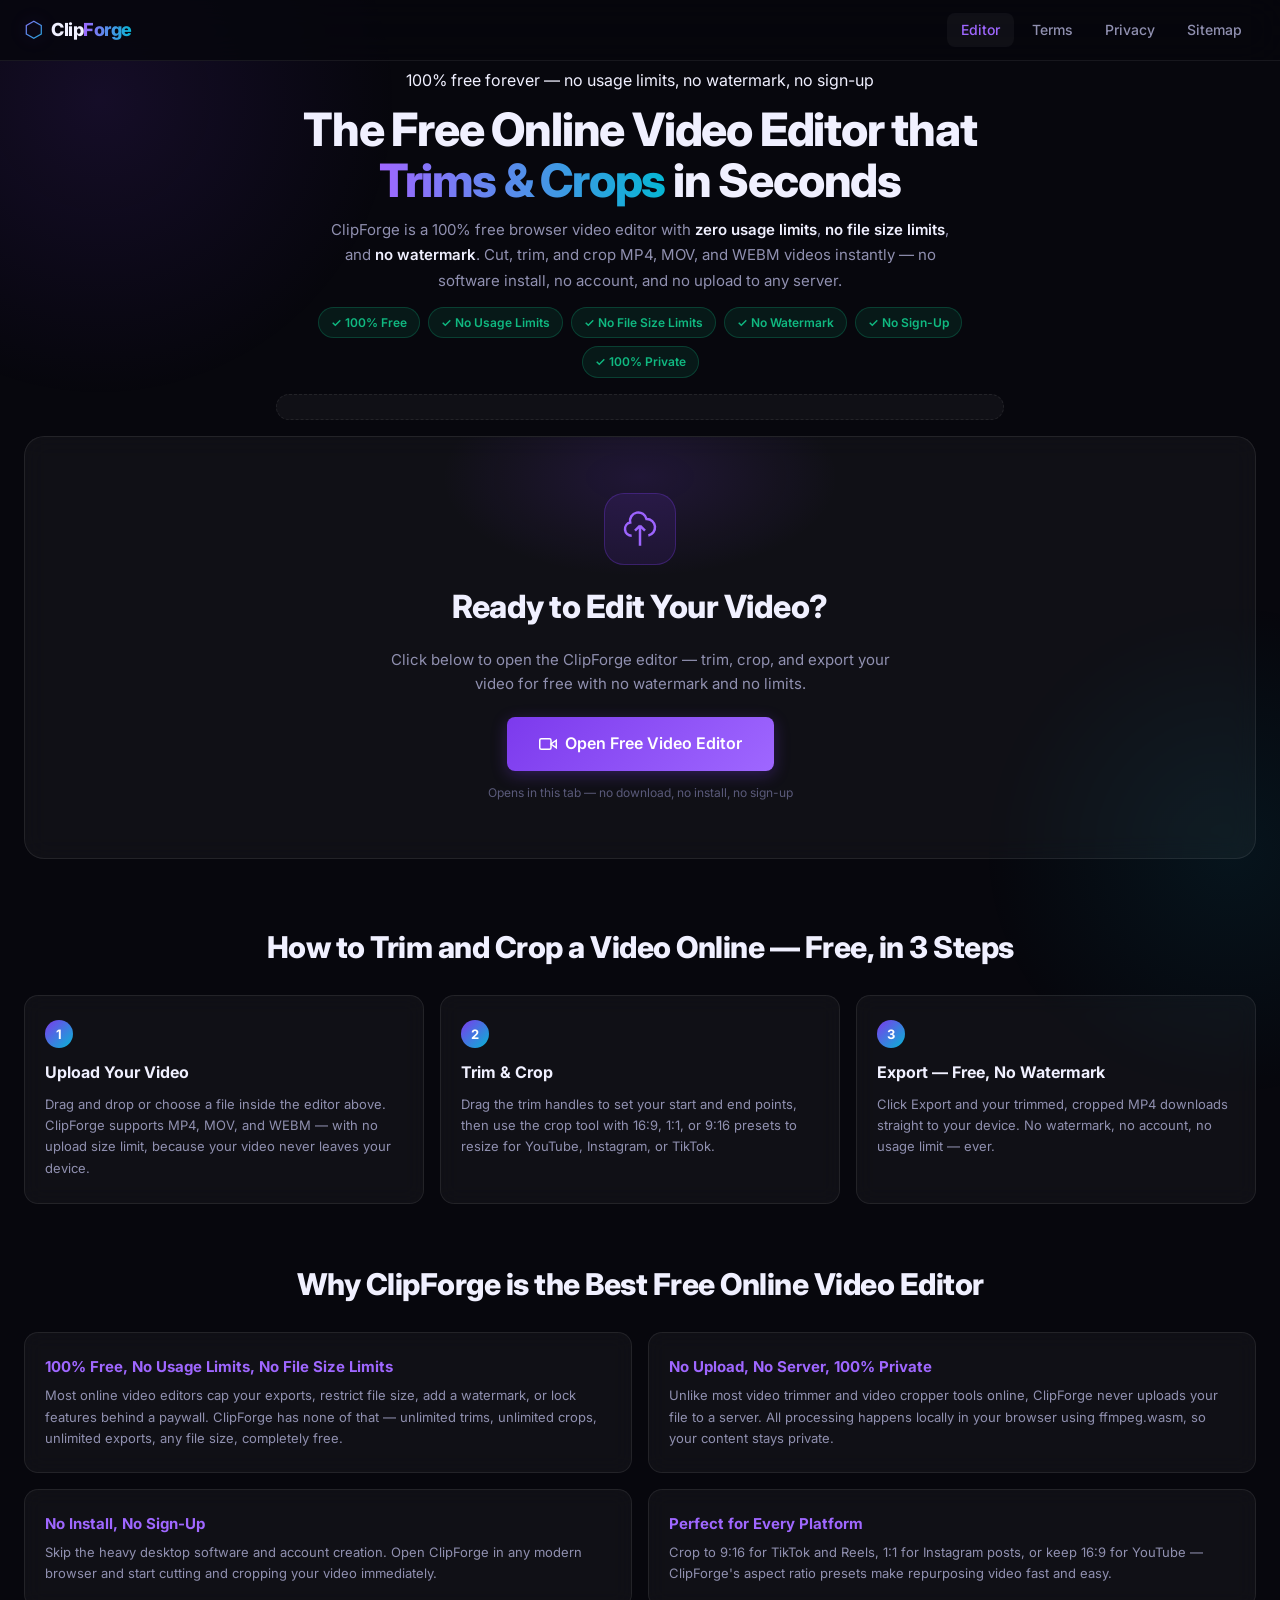
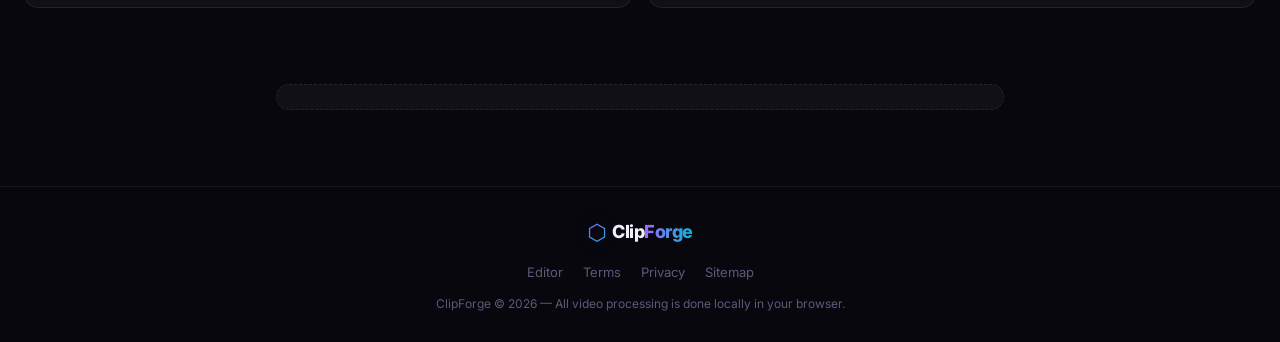
<file: index.html>
<!DOCTYPE html>
<html lang="en">
<head>
  <meta charset="UTF-8" />
  <meta name="viewport" content="width=device-width, initial-scale=1.0" />
  <title>ClipForge — Free Online Video Editor | Trim & Crop Video, No Watermark, No Limits</title>
  <meta name="description" content="ClipForge is a 100% free online video editor with no usage limits, no file size limits, and no watermark. Trim, cut, and crop MP4, MOV & WEBM videos instantly in your browser — no sign up, no upload to any server, no software install." />
  <meta name="keywords" content="free online video editor, video trimmer online, video cropper online, cut video online free, crop video online, trim video no watermark, browser video editor, no download video editor, free video editor no limits, no file size limit video editor, mp4 trimmer online, vertical video cropper, 9:16 video crop" />
  <meta name="robots" content="index, follow" />
  <link rel="canonical" href="https://clipforge.app/" />

  <meta property="og:type" content="website" />
  <meta property="og:url" content="https://clipforge.app/" />
  <meta property="og:title" content="ClipForge — Free Online Video Editor (No Watermark, No Limits)" />
  <meta property="og:description" content="Trim and crop videos online for free, with zero usage limits and no watermark. 100% browser-based — your files never leave your device." />

  <meta name="twitter:card" content="summary_large_image" />
  <meta name="twitter:title" content="ClipForge — Free Online Video Editor (No Watermark, No Limits)" />
  <meta name="twitter:description" content="Trim and crop videos online for free, with zero usage limits and no watermark. 100% browser-based." />

  <link rel="preconnect" href="https://fonts.googleapis.com" />
  <link rel="preconnect" href="https://fonts.gstatic.com" crossorigin />
  <link href="https://fonts.googleapis.com/css2?family=Inter:wght@300;400;500;600;700;800;900&display=swap" rel="stylesheet" />
  <link rel="stylesheet" href="css/style.css" />

  <script type="application/ld+json">
  {
    "@context": "https://schema.org",
    "@type": "SoftwareApplication",
    "name": "ClipForge",
    "applicationCategory": "MultimediaApplication",
    "operatingSystem": "Any (runs in web browser)",
    "url": "https://clipforge.app/",
    "description": "100% free browser-based video editor. Trim and crop MP4, MOV, WEBM with no watermark, no limits, no uploads.",
    "offers": { "@type": "Offer", "price": "0", "priceCurrency": "USD" },
    "featureList": [
      "Free video trimming with no usage limits",
      "No file size limits on uploads or exports",
      "Interactive video cropping with 16:9, 1:1, 9:16 aspect ratio presets",
      "No watermark on exported videos",
      "100% browser-based — no server uploads",
      "No account or sign-up required"
    ]
  }
  </script>

  <style>
  
    /* Landing-page specific layout */
    .editor-cta-wrap {
      max-width: 1280px;
      margin: 0 auto;
      padding: 0 24px;
      position: relative;
      z-index: 1;
    }
    .editor-cta-box {
      background: var(--glass);
      border: 1px solid var(--glass-border);
      border-radius: var(--radius-lg);
      padding: 56px 40px;
      display: flex;
      flex-direction: column;
      align-items: center;
      text-align: center;
      gap: 16px;
      backdrop-filter: blur(12px);
      position: relative;
      overflow: hidden;
    }
    .editor-cta-box::before {
      content: '';
      position: absolute;
      top: -60px; left: 50%; transform: translateX(-50%);
      width: 400px; height: 200px;
      background: radial-gradient(ellipse, rgba(124,58,237,0.15) 0%, transparent 70%);
      pointer-events: none;
    }
    .editor-cta-icon {
      width: 72px; height: 72px;
      background: rgba(124,58,237,0.12);
      border: 1px solid rgba(124,58,237,0.3);
      border-radius: 20px;
      display: flex;
      align-items: center;
      justify-content: center;
      color: var(--primary-light);
    }
    .editor-cta-title {
      font-size: clamp(22px, 3vw, 32px);
      font-weight: 800;
      letter-spacing: -0.5px;
    }
    .editor-cta-sub {
      font-size: 15px;
      color: var(--text2);
      max-width: 520px;
      line-height: 1.65;
    }
    .editor-cta-btn {
      font-size: 16px;
      padding: 14px 32px;
      margin-top: 4px;
    }
    .editor-cta-note {
      font-size: 12px;
      color: var(--text3);
      margin-top: -4px;
    }
    @media (max-width: 640px) {
      .editor-cta-box { padding: 40px 24px; }
    }

    .fixed-banner-right {
      position: fixed; /* Ovo ga lepi za ekran, ne za stranicu */
      top: 100px;      /* Odmak od vrha ekrana */
      right: 20px;     /* Odmak od desne ivice */
      z-index: 9999;   /* Da uvek bude iznad sadržaja */
    }
    /* OVO JE KLJUČNO: Sakrij baner na mobilnom da ne smeta */
    @media only screen and (max-width: 1024px) {
      .fixed-banner-right {
        display: none;
      }
    }
	.fixed-banner-left {
    position: fixed; /* Го лепи за екран */
    top: 100px;      /* Ист одмак од врвот */
    left: 20px;      /* Одмак од ЛЕВАТА ивица */
    z-index: 9999;   /* Да биде над содржината */
}

/* Го криеме и левиот на мобилен */
@media only screen and (max-width: 1024px) {
    .fixed-banner-left {
        display: none;
    }
}
.fixed-banner-bottom {
    position: fixed;
    bottom: 10px;        /* 10 пиксели оддалеченост од самото дно на екранот */
    left: 50%;           /* Го носи почетокот на банерот точно на средина */
    transform: translateX(-50%); /* Го влече назад за половина од неговата должина за да биде совршено центриран */
    z-index: 9999;       /* Да се гледа секогаш најгоре над содржината */
    display: flex;
    justify-content: center;
}

    /* Ad Slots */
    .ad-slot {
      max-width: 1280px;
      margin: 0 auto;
      padding: 16px 24px;
      display: flex;
      justify-content: center;
    }

    .ad-slot-inner {
      background: var(--glass);
      border: 1px dashed var(--glass-border);
      border-radius: var(--radius);
      width: 100%;
      max-width: 728px;
      overflow: hidden;
      display: block;
      text-align: center;
      height: auto;        
      padding: 12px 0;    
    }

    /* PODRAZUMEVANO (Desktop): Prikaži desktop, sakrij mobilni */
    .desktop-banner {
      display: block !important;
    }
    .mobile-banner { 
      display: none !important; 
    }

    /* MOBILNI REŽIM: Kada je ekran manji od 768px */
    @media (max-width: 768px) {
      .desktop-banner { 
        display: none !important; 
      }
      .mobile-banner { 
        display: block !important; 
        margin: 0 auto; 
      }
      .ad-slot-inner {
        max-width: 320px;
        padding: 5px 0;
      }
    }

    @media (max-width: 768px) {
      .editor-frame { height: 100svh; border-radius: 0; border-left: none; border-right: none; }
      .editor-frame-wrap { padding: 8px 0 0; }
    }
  </style>
</head>
<body>

  <!-- DESKTOP SKYSCRAPER BANNER (RIGHT SIDEBAR) -->
  <div class="fixed-banner-right">
    <!-- Ovde ubaci Adsterra baner kod (npr. 300x250) -->
	<script>
  atOptions = {
    'key' : 'f83edbdafdfc06a09e4073273fb32715',
    'format' : 'iframe',
    'height' : 300,
    'width' : 160,
    'params' : {}
  };
</script>
<script src="https://globalimmaturelunatic.com/f83edbdafdfc06a09e4073273fb32715/invoke.js"></script>

    <div id="adsterra-banner"> </div>
</div>

<div class="fixed-banner-left">
    <!-- Ovde ubaci Adsterra baner kod (npr. 300x250) --> 
	<script>
  atOptions = {
    'key' : 'd4d12f340b17d700e2cd54e6b10710d8',
    'format' : 'iframe',
    'height' : 600,
    'width' : 160,
    'params' : {}
  };
</script>
<script src="https://globalimmaturelunatic.com/d4d12f340b17d700e2cd54e6b10710d8/invoke.js"></script>

    <div id="adsterra-banner"> </div>
</div>

  <!-- NAV -->
  <nav class="navbar" id="navbar">
    <div class="nav-inner">
      <a href="index.html" class="nav-logo">
        <span class="logo-icon">⬡</span>
        <span class="logo-text">Clip<span class="logo-accent">Forge</span></span>
      </a>
      <div class="nav-links">
        <a href="index.html" class="nav-link active">Editor</a>
        <a href="pages/terms.html" class="nav-link">Terms</a>
        <a href="pages/privacy.html" class="nav-link">Privacy</a>
        <a href="pages/sitemap.html" class="nav-link">Sitemap</a>
      </div>
      <button class="nav-mobile-toggle" id="mobileToggle" aria-label="Menu">
        <span></span><span></span><span></span>
      </button>
    </div>
    <div class="nav-mobile-menu" id="mobileMenu">
      <a href="index.html" class="nav-link active">Editor</a>
      <a href="pages/terms.html" class="nav-link">Terms</a>
      <a href="pages/privacy.html" class="nav-link">Privacy</a>
      <a href="pages/sitemap.html" class="nav-link">Sitemap</a>
    </div>
  </nav>

  <!-- HERO -->
  <div class="hero-wrap">
    <div class="hero-content">
      <div class="hero-badge">
        <span class="badge-dot"></span>
        100% free forever — no usage limits, no watermark, no sign-up
      </div>
      <h1 class="hero-h1">
        The Free Online Video Editor that <span class="hero-accent-text">Trims &amp; Crops</span> in Seconds
      </h1>
      <p class="hero-sub">
        ClipForge is a 100% free browser video editor with <strong>zero usage limits</strong>, <strong>no file size limits</strong>, and <strong>no watermark</strong>.
        Cut, trim, and crop MP4, MOV, and WEBM videos instantly — no software install, no account, and no upload to any server.
      </p>
      <div class="hero-pills">
        <span class="hero-pill">✓ 100% Free</span>
        <span class="hero-pill">✓ No Usage Limits</span>
        <span class="hero-pill">✓ No File Size Limits</span>
        <span class="hero-pill">✓ No Watermark</span>
        <span class="hero-pill">✓ No Sign-Up</span>
        <span class="hero-pill">✓ 100% Private</span>
      </div>
    </div>
  </div>

  <!-- AD SLOT — TOP BANNER -->
  <div class="ad-slot">
    <div class="ad-slot-inner">
      <!-- Desktop Banner (728x90) -->
      <div class="desktop-banner">
        <script>
          atOptions = {
            'key' : 'd38658bff53a8ad3d32902758ea33ce3',
            'format' : 'iframe',
            'height' : 90,
            'width' : 728,
            'params' : {}
          };
        </script>
        <script src="https://globalimmaturelunatic.com/d38658bff53a8ad3d32902758ea33ce3/invoke.js"></script>
    </div>

      <!-- Mobile Banner (320x50) -->
      <div class="mobile-banner">
        <script>
          atOptions = {
    'key' : '99c23fe066427c5756852d7d30bcb75f',
    'format' : 'iframe',
    'height' : 50,
    'width' : 320,
    'params' : {}
  };
</script>
<script src="https://globalimmaturelunatic.com/99c23fe066427c5756852d7d30bcb75f/invoke.js"></script>
      </div>
    </div>
  </div>

  <!-- EDITOR CTA -->
  <div class="editor-cta-wrap">
    <div class="editor-cta-box">
      <div class="editor-cta-icon">
        <svg viewBox="0 0 24 24" fill="none" stroke="currentColor" stroke-width="1.5" width="40" height="40">
          <path d="M7 16a4 4 0 01-.88-7.903A5 5 0 1115.9 6L16 6a5 5 0 011 9.9M15 13l-3-3m0 0l-3 3m3-3v12"/>
        </svg>
      </div>
      <h2 class="editor-cta-title">Ready to Edit Your Video?</h2>
      <p class="editor-cta-sub">Click below to open the ClipForge editor — trim, crop, and export your video for free with no watermark and no limits.</p>
      <a href="/editor.html" class="btn btn-primary editor-cta-btn">
        <svg viewBox="0 0 24 24" fill="none" stroke="currentColor" stroke-width="2" width="18" height="18">
          <polygon points="23 7 16 12 23 17 23 7"/><rect x="1" y="5" width="15" height="14" rx="2"/>
        </svg>
        Open Free Video Editor
      </a>
      <p class="editor-cta-note">Opens in this tab — no download, no install, no sign-up</p>
    </div>
  </div>

  <!-- AD SLOT — BELOW EDITOR -->
  <div style="width: 100%; max-width: 1200px; margin: 40px auto; padding: 0 20px; box-sizing: border-box;">
      <script async="async" data-cfasync="false" src="https://globalimmaturelunatic.com/c6cf113dc10e872a614ab991e14e6c80/invoke.js"></script>
      <div id="container-c6cf113dc10e872a614ab991e14e6c80"></div>
  </div>

  <!-- HOW IT WORKS / SEO CONTENT -->
  <section class="info-section">
    <div class="info-inner">

      <div class="info-block">
        <h2 class="info-h2">How to Trim and Crop a Video Online — Free, in 3 Steps</h2>
        <div class="steps-grid">
          <div class="step-card">
            <span class="step-num">1</span>
            <h3 class="step-title">Upload Your Video</h3>
            <p class="step-desc">Drag and drop or choose a file inside the editor above. ClipForge supports MP4, MOV, and WEBM — with no upload size limit, because your video never leaves your device.</p>
          </div>
          <div class="step-card">
            <span class="step-num">2</span>
            <h3 class="step-title">Trim &amp; Crop</h3>
            <p class="step-desc">Drag the trim handles to set your start and end points, then use the crop tool with 16:9, 1:1, or 9:16 presets to resize for YouTube, Instagram, or TikTok.</p>
          </div>
          <div class="step-card">
            <span class="step-num">3</span>
            <h3 class="step-title">Export — Free, No Watermark</h3>
            <p class="step-desc">Click Export and your trimmed, cropped MP4 downloads straight to your device. No watermark, no account, no usage limit — ever.</p>
          </div>
        </div>
      </div>

      <div class="info-block">
        <h2 class="info-h2">Why ClipForge is the Best Free Online Video Editor</h2>
        <div class="why-grid">
          <div class="why-card">
            <h3 class="why-title">100% Free, No Usage Limits, No File Size Limits</h3>
            <p class="why-desc">Most online video editors cap your exports, restrict file size, add a watermark, or lock features behind a paywall. ClipForge has none of that — unlimited trims, unlimited crops, unlimited exports, any file size, completely free.</p>
          </div>
          <div class="why-card">
            <h3 class="why-title">No Upload, No Server, 100% Private</h3>
            <p class="why-desc">Unlike most video trimmer and video cropper tools online, ClipForge never uploads your file to a server. All processing happens locally in your browser using ffmpeg.wasm, so your content stays private.</p>
          </div>
          <div class="why-card">
            <h3 class="why-title">No Install, No Sign-Up</h3>
            <p class="why-desc">Skip the heavy desktop software and account creation. Open ClipForge in any modern browser and start cutting and cropping your video immediately.</p>
          </div>
          <div class="why-card">
            <h3 class="why-title">Perfect for Every Platform</h3>
            <p class="why-desc">Crop to 9:16 for TikTok and Reels, 1:1 for Instagram posts, or keep 16:9 for YouTube — ClipForge's aspect ratio presets make repurposing video fast and easy.</p>
          </div>
        </div>
      </div>
<!-- ФИКСЕН БАНЕР НА СРЕДИНА НА ЕКРАНОТ (ДОЛУ) -->
<div class="fixed-banner-bottom">
    <script>
    atOptions = {
        'key' : '99c23fe066427c5756852d7d30bcb75f',
        'format' : 'iframe',
        'height' : 50,
        'width' : 320,
        'params' : {}
    };
    </script>
    <script src="https://globalimmaturelunatic.com/99c23fe066427c5756852d7d30bcb75f/invoke.js"></script>
</div>
    </div>
  </section>

  <!-- AD SLOT — BOTTOM -->
  <div class="ad-slot">
    <div class="ad-slot-inner">
      <script>
  atOptions = {
    'key' : 'f83edbdafdfc06a09e4073273fb32715',
    'format' : 'iframe',
    'height' : 300,
    'width' : 160,
    'params' : {}
  };
</script>
<script src="https://globalimmaturelunatic.com/f83edbdafdfc06a09e4073273fb32715/invoke.js"></script>
    </div>
  </div>

  <!-- FOOTER -->
  <footer class="footer">
    <div class="footer-inner">
      <div class="footer-brand">
        <span class="logo-icon">⬡</span>
        <span class="logo-text">Clip<span class="logo-accent">Forge</span></span>
      </div>
      <div class="footer-links">
        <a href="index.html">Editor</a>
        <a href="pages/terms.html">Terms</a>
        <a href="pages/privacy.html">Privacy</a>
        <a href="pages/sitemap.html">Sitemap</a>
      </div>
      <p class="footer-copy">ClipForge © 2026 — All video processing is done locally in your browser.</p>
    </div>
  </footer>

  <script>
    document.getElementById('mobileToggle')?.addEventListener('click', () => {
      document.getElementById('mobileMenu').classList.toggle('open');
    });
  </script>
</body>
</html>
</file>
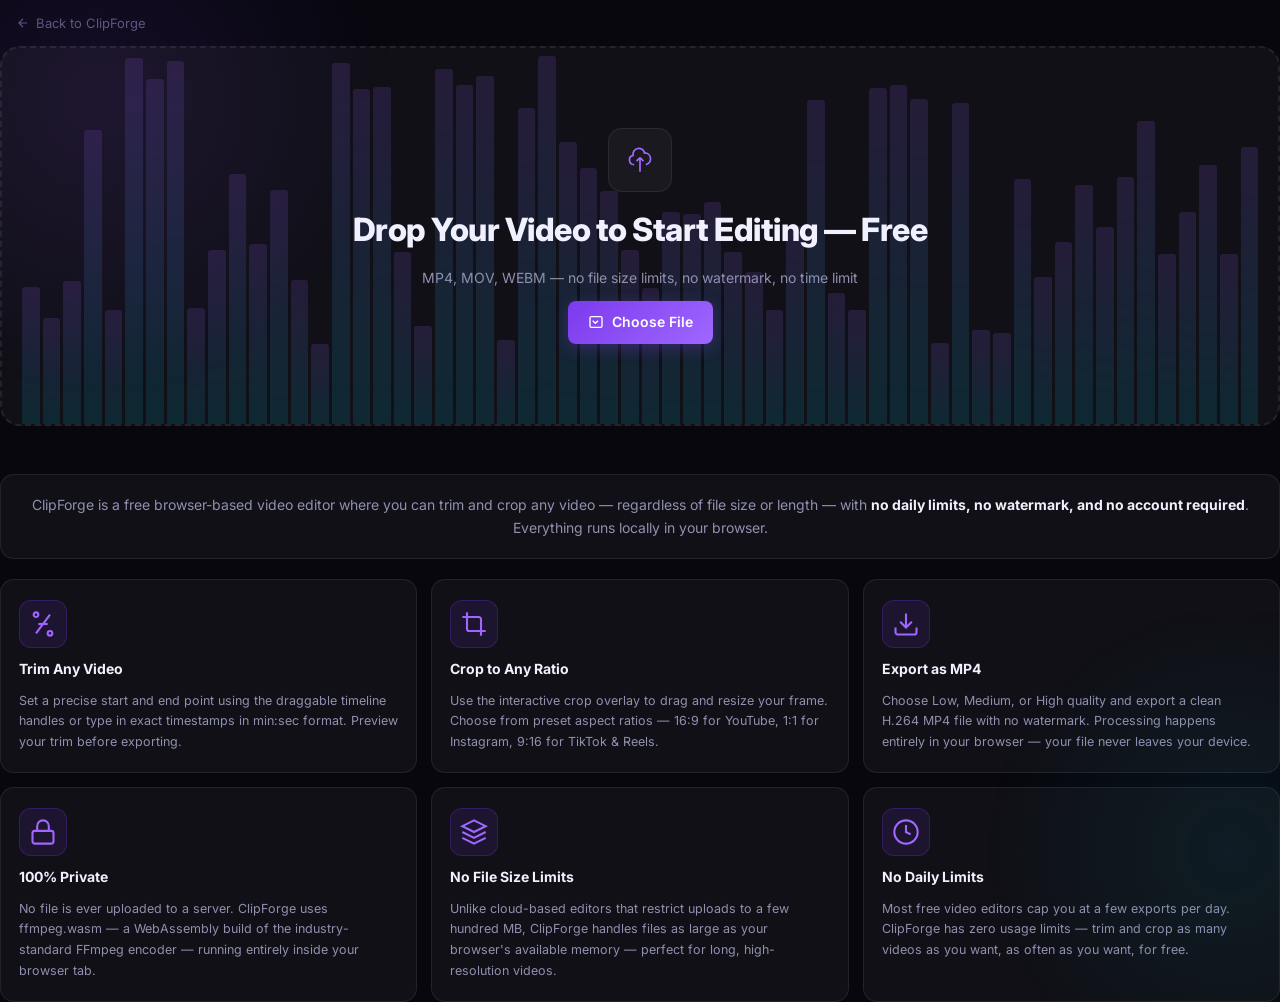
<file: editor.html>
<!DOCTYPE html>
<html lang="en">
<head>
  <meta charset="UTF-8" />
  <meta name="viewport" content="width=device-width, initial-scale=1.0" />
  <title>ClipForge Editor</title>
  <meta name="robots" content="noindex" />
  <link rel="preconnect" href="https://fonts.googleapis.com" />
  <link rel="preconnect" href="https://fonts.gstatic.com" crossorigin />
  <link href="https://fonts.googleapis.com/css2?family=Inter:wght@300;400;500;600;700;800;900&display=swap" rel="stylesheet" />
  <link rel="stylesheet" href="/css/style.css" />
  <style>
    /* Editor-only: no nav, no hero, no footer — clean workspace */
    body { background: var(--bg); min-height: 100vh; }
    .editor-root { padding: 16px 16px 32px; max-width: 1280px; margin: 0 auto; }
    @media (max-width: 768px) { .editor-root { padding: 10px 10px 24px; } }

    /* Info panel — shown only before video is loaded */
    .editor-info-panel {
      margin-top: 24px;
      display: flex;
      flex-direction: column;
      gap: 20px;
    }
    .editor-info-intro {
      background: var(--glass);
      border: 1px solid var(--glass-border);
      border-radius: var(--radius);
      padding: 18px 22px;
      font-size: 14px;
      color: var(--text2);
      line-height: 1.7;
      text-align: center;
    }
    .editor-info-intro strong { color: var(--text); }
    .editor-info-grid {
      display: grid;
      grid-template-columns: repeat(3, 1fr);
      gap: 14px;
    }
    @media (max-width: 900px) { .editor-info-grid { grid-template-columns: repeat(2, 1fr); } }
    @media (max-width: 540px) { .editor-info-grid { grid-template-columns: 1fr; } }

    .editor-info-card {
      background: var(--glass);
      border: 1px solid var(--glass-border);
      border-radius: var(--radius);
      padding: 20px 18px;
      display: flex;
      flex-direction: column;
      gap: 10px;
      transition: border-color 0.2s;
    }
    .editor-info-card:hover { border-color: var(--primary); }
    .editor-info-icon {
      width: 48px; height: 48px;
      background: rgba(124,58,237,0.12);
      border: 1px solid rgba(124,58,237,0.25);
      border-radius: 12px;
      display: flex;
      align-items: center;
      justify-content: center;
      color: var(--primary-light);
      flex-shrink: 0;
    }
    .editor-info-title {
      font-size: 14px;
      font-weight: 700;
      color: var(--text);
    }
    .editor-info-desc {
      font-size: 12.5px;
      color: var(--text2);
      line-height: 1.65;
    }
  </style>
</head>
<body>

  <!-- Back link -->
  <div style="padding: 12px 16px 0; max-width:1280px; margin:0 auto;">
    <a href="/index.html" style="display:inline-flex;align-items:center;gap:6px;color:var(--text3);font-size:13px;text-decoration:none;font-family:var(--font);">
      <svg viewBox="0 0 24 24" fill="none" stroke="currentColor" stroke-width="2" width="14" height="14"><path d="M19 12H5M12 5l-7 7 7 7"/></svg>
      Back to ClipForge
    </a>
  </div>
    <section class="upload-section" id="uploadSection">
      <div class="upload-zone" id="uploadZone">
        <div class="upload-waveform" aria-hidden="true">
          <div class="waveform-bars" id="waveformBars"></div>
        </div>
        <div class="upload-content">
          <div class="upload-icon">
            <svg viewBox="0 0 24 24" fill="none" stroke="currentColor" stroke-width="1.5">
              <path d="M7 16a4 4 0 01-.88-7.903A5 5 0 1115.9 6L16 6a5 5 0 011 9.9M15 13l-3-3m0 0l-3 3m3-3v12"/>
            </svg>
          </div>
          <h2 class="upload-title">Drop Your Video to Start Editing — Free</h2>
          <p class="upload-sub">MP4, MOV, WEBM — no file size limits, no watermark, no time limit</p>
          <label class="btn btn-primary upload-btn" for="fileInput">
            <svg viewBox="0 0 24 24" fill="none" stroke="currentColor" stroke-width="2" width="16" height="16">
              <path d="M15 10l-4 4-4-4M19 4H5a2 2 0 00-2 2v12a2 2 0 002 2h14a2 2 0 002-2V6a2 2 0 00-2-2z"/>
            </svg>
            Choose File
          </label>
          <input type="file" id="fileInput" accept="video/mp4,video/webm,video/quicktime,.mov,.mp4,.webm" hidden />
        </div>
      </div>
    </section>

    <!-- INFO PANEL — fills space below upload zone, visible only before video is loaded -->
    <section class="editor-info-panel" id="editorInfoPanel">
      <div class="editor-info-intro">
        <p>ClipForge is a free browser-based video editor where you can trim and crop any video — regardless of file size or length — with <strong>no daily limits, no watermark, and no account required</strong>. Everything runs locally in your browser.</p>
      </div>
      <div class="editor-info-grid">

        <div class="editor-info-card">
          <div class="editor-info-icon">
            <svg viewBox="0 0 24 24" fill="none" stroke="currentColor" stroke-width="1.8" width="28" height="28">
              <path d="M6 20L18 4"/><circle cx="6" cy="4" r="2"/><circle cx="18" cy="20" r="2"/>
              <path d="M8 12h8"/>
            </svg>
          </div>
          <h3 class="editor-info-title">Trim Any Video</h3>
          <p class="editor-info-desc">Set a precise start and end point using the draggable timeline handles or type in exact timestamps in min:sec format. Preview your trim before exporting.</p>
        </div>

        <div class="editor-info-card">
          <div class="editor-info-icon">
            <svg viewBox="0 0 24 24" fill="none" stroke="currentColor" stroke-width="1.8" width="28" height="28">
              <path d="M6 2v14a2 2 0 002 2h14"/><path d="M18 22V8a2 2 0 00-2-2H2"/>
            </svg>
          </div>
          <h3 class="editor-info-title">Crop to Any Ratio</h3>
          <p class="editor-info-desc">Use the interactive crop overlay to drag and resize your frame. Choose from preset aspect ratios — 16:9 for YouTube, 1:1 for Instagram, 9:16 for TikTok &amp; Reels.</p>
        </div>

        <div class="editor-info-card">
          <div class="editor-info-icon">
            <svg viewBox="0 0 24 24" fill="none" stroke="currentColor" stroke-width="1.8" width="28" height="28">
              <path d="M21 15v4a2 2 0 01-2 2H5a2 2 0 01-2-2v-4"/><polyline points="7 10 12 15 17 10"/><line x1="12" y1="15" x2="12" y2="3"/>
            </svg>
          </div>
          <h3 class="editor-info-title">Export as MP4</h3>
          <p class="editor-info-desc">Choose Low, Medium, or High quality and export a clean H.264 MP4 file with no watermark. Processing happens entirely in your browser — your file never leaves your device.</p>
        </div>

        <div class="editor-info-card">
          <div class="editor-info-icon">
            <svg viewBox="0 0 24 24" fill="none" stroke="currentColor" stroke-width="1.8" width="28" height="28">
              <rect x="3" y="11" width="18" height="11" rx="2"/><path d="M7 11V7a5 5 0 0110 0v4"/>
            </svg>
          </div>
          <h3 class="editor-info-title">100% Private</h3>
          <p class="editor-info-desc">No file is ever uploaded to a server. ClipForge uses ffmpeg.wasm — a WebAssembly build of the industry-standard FFmpeg encoder — running entirely inside your browser tab.</p>
        </div>

        <div class="editor-info-card">
          <div class="editor-info-icon">
            <svg viewBox="0 0 24 24" fill="none" stroke="currentColor" stroke-width="1.8" width="28" height="28">
              <path d="M12 2L2 7l10 5 10-5-10-5z"/><path d="M2 17l10 5 10-5"/><path d="M2 12l10 5 10-5"/>
            </svg>
          </div>
          <h3 class="editor-info-title">No File Size Limits</h3>
          <p class="editor-info-desc">Unlike cloud-based editors that restrict uploads to a few hundred MB, ClipForge handles files as large as your browser's available memory — perfect for long, high-resolution videos.</p>
        </div>

        <div class="editor-info-card">
          <div class="editor-info-icon">
            <svg viewBox="0 0 24 24" fill="none" stroke="currentColor" stroke-width="1.8" width="28" height="28">
              <circle cx="12" cy="12" r="10"/><polyline points="12 6 12 12 16 14"/>
            </svg>
          </div>
          <h3 class="editor-info-title">No Daily Limits</h3>
          <p class="editor-info-desc">Most free video editors cap you at a few exports per day. ClipForge has zero usage limits — trim and crop as many videos as you want, as often as you want, for free.</p>
        </div>

      </div>
    </section>

    <!-- EDITOR WORKSPACE -->
    <section class="editor-section hidden" id="editorSection">
      <div class="editor-top">

        <!-- VIDEO PANEL -->
        <div class="glass-panel video-panel">
          <div class="panel-header">
            <span class="panel-title">Preview</span>
            <div class="panel-actions">
              <span class="file-badge" id="fileBadge">video.mp4</span>
              <button class="btn btn-ghost btn-sm" id="changeFileBtn">Change file</button>
            </div>
          </div>
          <div class="video-wrap" id="videoWrap">
            <video id="videoPlayer" preload="metadata" playsinline></video>
            <div class="crop-overlay hidden" id="cropOverlay">
              <div class="crop-shade crop-shade-top" id="cropShadeTop"></div>
              <div class="crop-shade crop-shade-bottom" id="cropShadeBottom"></div>
              <div class="crop-shade crop-shade-left" id="cropShadeLeft"></div>
              <div class="crop-shade crop-shade-right" id="cropShadeRight"></div>
              <div class="crop-box" id="cropBox">
                <div class="crop-handle crop-handle-tl" data-handle="tl"></div>
                <div class="crop-handle crop-handle-tr" data-handle="tr"></div>
                <div class="crop-handle crop-handle-bl" data-handle="bl"></div>
                <div class="crop-handle crop-handle-br" data-handle="br"></div>
                <div class="crop-handle crop-handle-tc" data-handle="tc"></div>
                <div class="crop-handle crop-handle-bc" data-handle="bc"></div>
                <div class="crop-handle crop-handle-lc" data-handle="lc"></div>
                <div class="crop-handle crop-handle-rc" data-handle="rc"></div>
                <div class="crop-crosshair"></div>
                <div class="crop-rule-v"></div>
                <div class="crop-rule-h"></div>
              </div>
            </div>
          </div>
          <div class="playback-controls">
            <button class="ctrl-btn" id="playBtn" aria-label="Play/Pause">
              <svg id="playIcon" viewBox="0 0 24 24" fill="currentColor" width="20" height="20"><path d="M8 5v14l11-7z"/></svg>
              <svg id="pauseIcon" viewBox="0 0 24 24" fill="currentColor" width="20" height="20" class="hidden"><rect x="6" y="4" width="4" height="16"/><rect x="14" y="4" width="4" height="16"/></svg>
            </button>
            <div class="seek-wrap">
              <div class="seek-track" id="seekTrack">
                <div class="seek-range-bg" id="seekRangeBg"></div>
                <div class="seek-progress" id="seekProgress"></div>
                <input type="range" class="seek-slider" id="seekSlider" min="0" max="100" step="0.01" value="0" aria-label="Seek" />
              </div>
            </div>
            <span class="time-display" id="timeDisplay">0:00 / 0:00</span>
          </div>
        </div>

        <!-- TOOLS PANEL -->
        <div class="glass-panel tools-panel">
          <div class="panel-header">
            <span class="panel-title">Tools</span>
          </div>
          <div class="tool-tabs">
            <button class="tool-tab active" data-tab="trim">
              <svg viewBox="0 0 24 24" fill="none" stroke="currentColor" stroke-width="2" width="14" height="14"><path d="M6 20L18 4M6 4h.01M18 20h.01M8 12h8"/></svg>
              Trim
            </button>
            <button class="tool-tab" data-tab="crop">
              <svg viewBox="0 0 24 24" fill="none" stroke="currentColor" stroke-width="2" width="14" height="14"><path d="M6 2v14a2 2 0 002 2h14M18 22V8a2 2 0 00-2-2H2"/></svg>
              Crop
            </button>
            <button class="tool-tab" data-tab="export">
              <svg viewBox="0 0 24 24" fill="none" stroke="currentColor" stroke-width="2" width="14" height="14"><path d="M21 15v4a2 2 0 01-2 2H5a2 2 0 01-2-2v-4M7 10l5 5 5-5M12 15V3"/></svg>
              Export
            </button>
          </div>

          <!-- TRIM -->
          <div class="tab-content active" id="tab-trim">
            <div class="trim-timeline" id="trimTimeline">
              <div class="trim-range" id="trimRange"></div>
              <div class="trim-thumb trim-thumb-start" id="trimStart" aria-label="Trim start"></div>
              <div class="trim-thumb trim-thumb-end" id="trimEnd" aria-label="Trim end"></div>
              <div class="trim-playhead" id="trimPlayhead"></div>
            </div>
            <div class="field-row">
              <div class="field">
                <label class="field-label">Start time</label>
                <div class="time-input-wrap">
                  <input type="text" class="time-input" id="startInput" inputmode="numeric" placeholder="0:00" value="0:00" />
                  <span class="time-unit">min:sec</span>
                </div>
              </div>
              <div class="field-divider">→</div>
              <div class="field">
                <label class="field-label">End time</label>
                <div class="time-input-wrap">
                  <input type="text" class="time-input" id="endInput" inputmode="numeric" placeholder="0:00" value="0:00" />
                  <span class="time-unit">min:sec</span>
                </div>
              </div>
            </div>
            <div class="trim-info">
              <span class="trim-info-label">Duration:</span>
              <span class="trim-info-val" id="trimDuration">0s</span>
            </div>
            <button class="btn btn-secondary btn-full" id="previewTrimBtn">
              <svg viewBox="0 0 24 24" fill="currentColor" width="14" height="14"><path d="M8 5v14l11-7z"/></svg>
              Preview trim range
            </button>
          </div>

          <!-- CROP -->
          <div class="tab-content hidden" id="tab-crop">
            <div class="crop-toggle-row">
              <span class="field-label">Enable crop</span>
              <label class="toggle">
                <input type="checkbox" id="cropToggle" />
                <span class="toggle-track"><span class="toggle-thumb"></span></span>
              </label>
            </div>
            <div class="crop-controls" id="cropControls">
              <div class="field-label mb-8">Aspect ratio</div>
              <div class="aspect-grid">
                <button class="aspect-btn active" data-ratio="free">Free</button>
                <button class="aspect-btn" data-ratio="16:9">16:9</button>
                <button class="aspect-btn" data-ratio="1:1">1:1</button>
                <button class="aspect-btn" data-ratio="9:16">9:16</button>
                <button class="aspect-btn" data-ratio="4:3">4:3</button>
                <button class="aspect-btn" data-ratio="3:4">3:4</button>
              </div>
              <div class="crop-values">
                <div class="field-row">
                  <div class="field">
                    <label class="field-label">X</label>
                    <input type="number" class="time-input" id="cropX" value="0" min="0" />
                  </div>
                  <div class="field">
                    <label class="field-label">Y</label>
                    <input type="number" class="time-input" id="cropY" value="0" min="0" />
                  </div>
                </div>
                <div class="field-row">
                  <div class="field">
                    <label class="field-label">Width</label>
                    <input type="number" class="time-input" id="cropW" value="0" min="1" />
                  </div>
                  <div class="field">
                    <label class="field-label">Height</label>
                    <input type="number" class="time-input" id="cropH" value="0" min="1" />
                  </div>
                </div>
              </div>
              <button class="btn btn-secondary btn-full" id="resetCropBtn">Reset crop</button>
            </div>
          </div>

          <!-- EXPORT -->
          <div class="tab-content hidden" id="tab-export">
            <div class="field">
              <label class="field-label">Output filename</label>
              <div class="filename-input-wrap">
                <input type="text" class="time-input filename-input" id="filenameInput" value="clipforge-export" />
                <span class="filename-ext">.mp4</span>
              </div>
            </div>
            <div class="field">
              <label class="field-label">Quality preset</label>
              <div class="quality-grid">
                <button class="quality-btn" data-quality="low">
                  <span class="quality-label">Low</span>
                  <span class="quality-desc">Fast · Small file</span>
                </button>
                <button class="quality-btn active" data-quality="medium">
                  <span class="quality-label">Medium</span>
                  <span class="quality-desc">Balanced</span>
                </button>
                <button class="quality-btn" data-quality="high">
                  <span class="quality-label">High</span>
                  <span class="quality-desc">Best quality</span>
                </button>
              </div>
            </div>
            <div class="export-summary">
              <div class="summary-row"><span>Trim</span><span id="summaryTrim">Full video</span></div>
              <div class="summary-row"><span>Crop</span><span id="summaryCrop">None</span></div>
              <div class="summary-row"><span>Est. time</span><span id="summaryTime">—</span></div>
            </div>
            <button class="btn btn-primary btn-full btn-export" id="exportBtn">
              <svg viewBox="0 0 24 24" fill="none" stroke="currentColor" stroke-width="2" width="16" height="16">
                <path d="M21 15v4a2 2 0 01-2 2H5a2 2 0 01-2-2v-4M7 10l5 5 5-5M12 15V3"/>
              </svg>
              Export Video
            </button>
          </div>
        </div>
      </div>

      <!-- EXPORT PROGRESS -->
      <div class="glass-panel export-panel hidden" id="exportPanel">
        <div class="panel-header">
          <span class="panel-title">Exporting…</span>
          <span class="export-pct" id="exportPct">0%</span>
        </div>
        <div class="progress-bar-wrap">
          <div class="progress-bar" id="progressBar"></div>
        </div>
        <div class="export-log" id="exportLog"></div>
      </div>

    </section>
  </div>

  <!-- FFMPEG LOADING OVERLAY -->
  <div class="ffmpeg-overlay hidden" id="ffmpegOverlay">
    <div class="ffmpeg-card">
      <div class="ffmpeg-spinner"></div>
      <div class="ffmpeg-title">Loading ClipForge Engine</div>
      <div class="ffmpeg-sub" id="ffmpegStatus">Initializing ffmpeg.wasm…</div>
      <div class="ffmpeg-progress-wrap">
        <div class="ffmpeg-progress" id="ffmpegProgress"></div>
      </div>
    </div>
  </div>

  <script src="/js/sw-register.js"></script>
  <script src="/js/app.js"></script>
  <script>
    // Report document height to parent so iframe auto-sizes (no fixed 880px)
    function reportHeight() {
      const h = document.documentElement.scrollHeight;
      if (window.parent !== window) {
        window.parent.postMessage({ type: 'cf-resize', height: h }, '*');
      }
    }
    // Report on load and whenever DOM changes (video loaded, editor opened)
    window.addEventListener('load', reportHeight);
    new MutationObserver(reportHeight).observe(document.body, { childList: true, subtree: true, attributes: true });

    // Hide info panel once a video is loaded into the editor
    const infoPanelEl = document.getElementById('editorInfoPanel');
    document.addEventListener('DOMContentLoaded', () => {
      const fi = document.getElementById('fileInput');
      if (fi) fi.addEventListener('change', () => {
        if (infoPanelEl) infoPanelEl.style.display = 'none';
        reportHeight();
      });
      const dz = document.getElementById('uploadZone');
      if (dz) dz.addEventListener('drop', () => {
        if (infoPanelEl) infoPanelEl.style.display = 'none';
        reportHeight();
      });
    });
  </script>
</body>
</html>
</file>
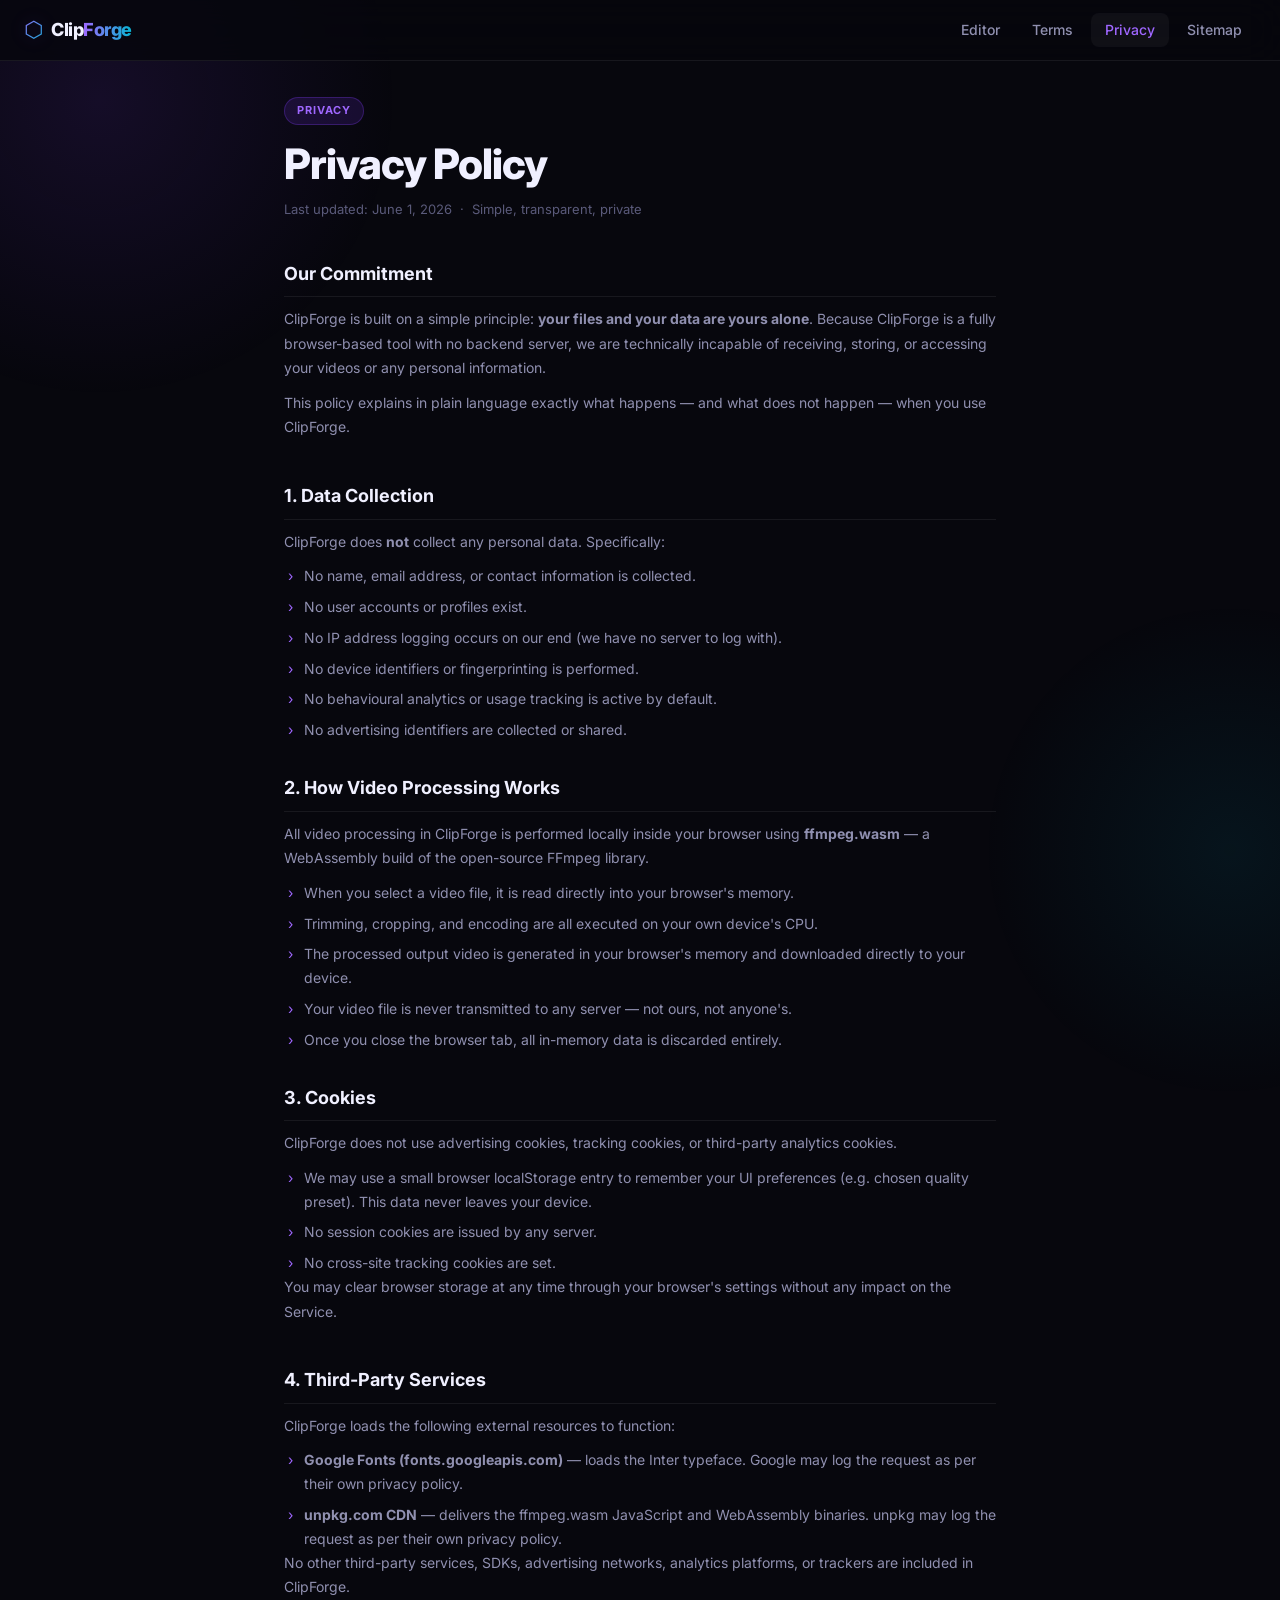
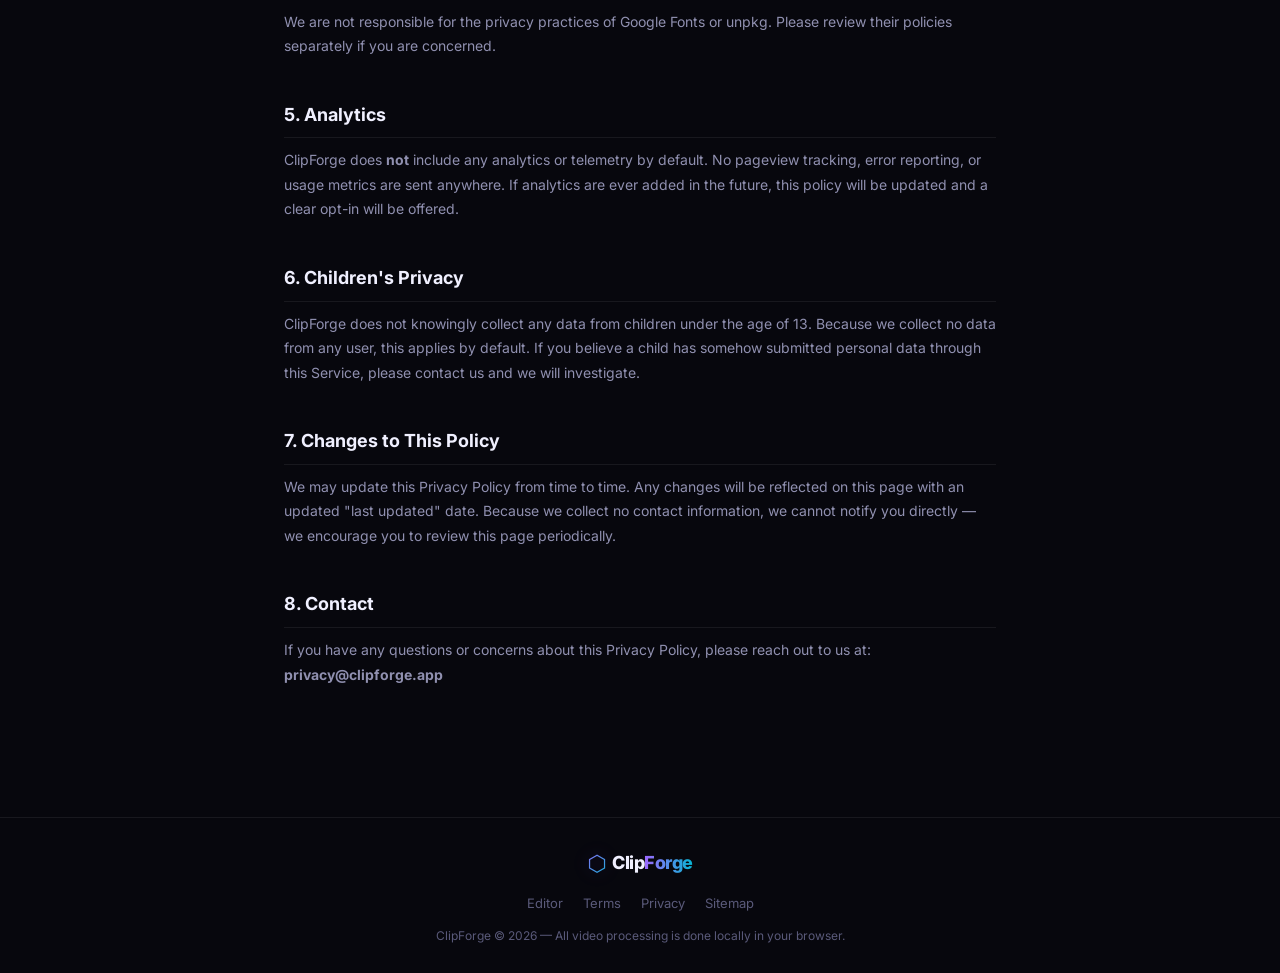
<file: pages/privacy.html>
<!DOCTYPE html>
<html lang="en">
<head>
  <meta charset="UTF-8" />
  <meta name="viewport" content="width=device-width, initial-scale=1.0" />
  <title>Privacy Policy — ClipForge</title>
  <meta name="description" content="ClipForge Privacy Policy. We collect no personal data. All video processing happens locally in your browser." />
  <link rel="preconnect" href="https://fonts.googleapis.com" />
  <link href="https://fonts.googleapis.com/css2?family=Inter:wght@300;400;500;600;700;800;900&display=swap" rel="stylesheet" />
  <link rel="stylesheet" href="../css/style.css" />
</head>
<body>
  <nav class="navbar">
    <div class="nav-inner">
      <a href="../index.html" class="nav-logo">
        <span class="logo-icon">⬡</span>
        <span class="logo-text">Clip<span class="logo-accent">Forge</span></span>
      </a>
      <div class="nav-links">
        <a href="../index.html" class="nav-link">Editor</a>
        <a href="terms.html" class="nav-link">Terms</a>
        <a href="privacy.html" class="nav-link active">Privacy</a>
        <a href="sitemap.html" class="nav-link">Sitemap</a>
      </div>
      <button class="nav-mobile-toggle" id="mobileToggle" aria-label="Menu">
        <span></span><span></span><span></span>
      </button>
    </div>
    <div class="nav-mobile-menu" id="mobileMenu">
      <a href="../index.html" class="nav-link">Editor</a>
      <a href="terms.html" class="nav-link">Terms</a>
      <a href="privacy.html" class="nav-link active">Privacy</a>
      <a href="sitemap.html" class="nav-link">Sitemap</a>
    </div>
  </nav>

  <main class="static-page">
    <div class="static-hero">
      <div class="static-badge">Privacy</div>
      <h1 class="static-title">Privacy Policy</h1>
      <p class="static-meta">Last updated: June 1, 2026 &nbsp;·&nbsp; Simple, transparent, private</p>
    </div>

    <div class="static-body">

      <div class="static-section">
        <h2>Our Commitment</h2>
        <p>ClipForge is built on a simple principle: <strong>your files and your data are yours alone</strong>. Because ClipForge is a fully browser-based tool with no backend server, we are technically incapable of receiving, storing, or accessing your videos or any personal information.</p>
        <p>This policy explains in plain language exactly what happens — and what does not happen — when you use ClipForge.</p>
      </div>

      <div class="static-section">
        <h2>1. Data Collection</h2>
        <p>ClipForge does <strong>not</strong> collect any personal data. Specifically:</p>
        <ul>
          <li>No name, email address, or contact information is collected.</li>
          <li>No user accounts or profiles exist.</li>
          <li>No IP address logging occurs on our end (we have no server to log with).</li>
          <li>No device identifiers or fingerprinting is performed.</li>
          <li>No behavioural analytics or usage tracking is active by default.</li>
          <li>No advertising identifiers are collected or shared.</li>
        </ul>
      </div>

      <div class="static-section">
        <h2>2. How Video Processing Works</h2>
        <p>All video processing in ClipForge is performed locally inside your browser using <strong>ffmpeg.wasm</strong> — a WebAssembly build of the open-source FFmpeg library.</p>
        <ul>
          <li>When you select a video file, it is read directly into your browser's memory.</li>
          <li>Trimming, cropping, and encoding are all executed on your own device's CPU.</li>
          <li>The processed output video is generated in your browser's memory and downloaded directly to your device.</li>
          <li>Your video file is never transmitted to any server — not ours, not anyone's.</li>
          <li>Once you close the browser tab, all in-memory data is discarded entirely.</li>
        </ul>
      </div>

      <div class="static-section">
        <h2>3. Cookies</h2>
        <p>ClipForge does not use advertising cookies, tracking cookies, or third-party analytics cookies.</p>
        <ul>
          <li>We may use a small browser localStorage entry to remember your UI preferences (e.g. chosen quality preset). This data never leaves your device.</li>
          <li>No session cookies are issued by any server.</li>
          <li>No cross-site tracking cookies are set.</li>
        </ul>
        <p>You may clear browser storage at any time through your browser's settings without any impact on the Service.</p>
      </div>

      <div class="static-section">
        <h2>4. Third-Party Services</h2>
        <p>ClipForge loads the following external resources to function:</p>
        <ul>
          <li><strong>Google Fonts (fonts.googleapis.com)</strong> — loads the Inter typeface. Google may log the request as per their own privacy policy.</li>
          <li><strong>unpkg.com CDN</strong> — delivers the ffmpeg.wasm JavaScript and WebAssembly binaries. unpkg may log the request as per their own privacy policy.</li>
        </ul>
        <p>No other third-party services, SDKs, advertising networks, analytics platforms, or trackers are included in ClipForge.</p>
        <p>We are not responsible for the privacy practices of Google Fonts or unpkg. Please review their policies separately if you are concerned.</p>
      </div>

      <div class="static-section">
        <h2>5. Analytics</h2>
        <p>ClipForge does <strong>not</strong> include any analytics or telemetry by default. No pageview tracking, error reporting, or usage metrics are sent anywhere. If analytics are ever added in the future, this policy will be updated and a clear opt-in will be offered.</p>
      </div>

      <div class="static-section">
        <h2>6. Children's Privacy</h2>
        <p>ClipForge does not knowingly collect any data from children under the age of 13. Because we collect no data from any user, this applies by default. If you believe a child has somehow submitted personal data through this Service, please contact us and we will investigate.</p>
      </div>

      <div class="static-section">
        <h2>7. Changes to This Policy</h2>
        <p>We may update this Privacy Policy from time to time. Any changes will be reflected on this page with an updated "last updated" date. Because we collect no contact information, we cannot notify you directly — we encourage you to review this page periodically.</p>
      </div>

      <div class="static-section">
        <h2>8. Contact</h2>
        <p>If you have any questions or concerns about this Privacy Policy, please reach out to us at: <strong>privacy@clipforge.app</strong></p>
      </div>

    </div>
  </main>

  <footer class="footer">
    <div class="footer-inner">
      <div class="footer-brand">
        <span class="logo-icon">⬡</span>
        <span class="logo-text">Clip<span class="logo-accent">Forge</span></span>
      </div>
      <div class="footer-links">
        <a href="../index.html">Editor</a>
        <a href="terms.html">Terms</a>
        <a href="privacy.html">Privacy</a>
        <a href="sitemap.html">Sitemap</a>
      </div>
      <p class="footer-copy">ClipForge © 2026 — All video processing is done locally in your browser.</p>
    </div>
  </footer>

  <script>
    document.getElementById('mobileToggle')?.addEventListener('click', () => {
      document.getElementById('mobileMenu').classList.toggle('open');
    });
  </script>
</body>
</html>
</file>
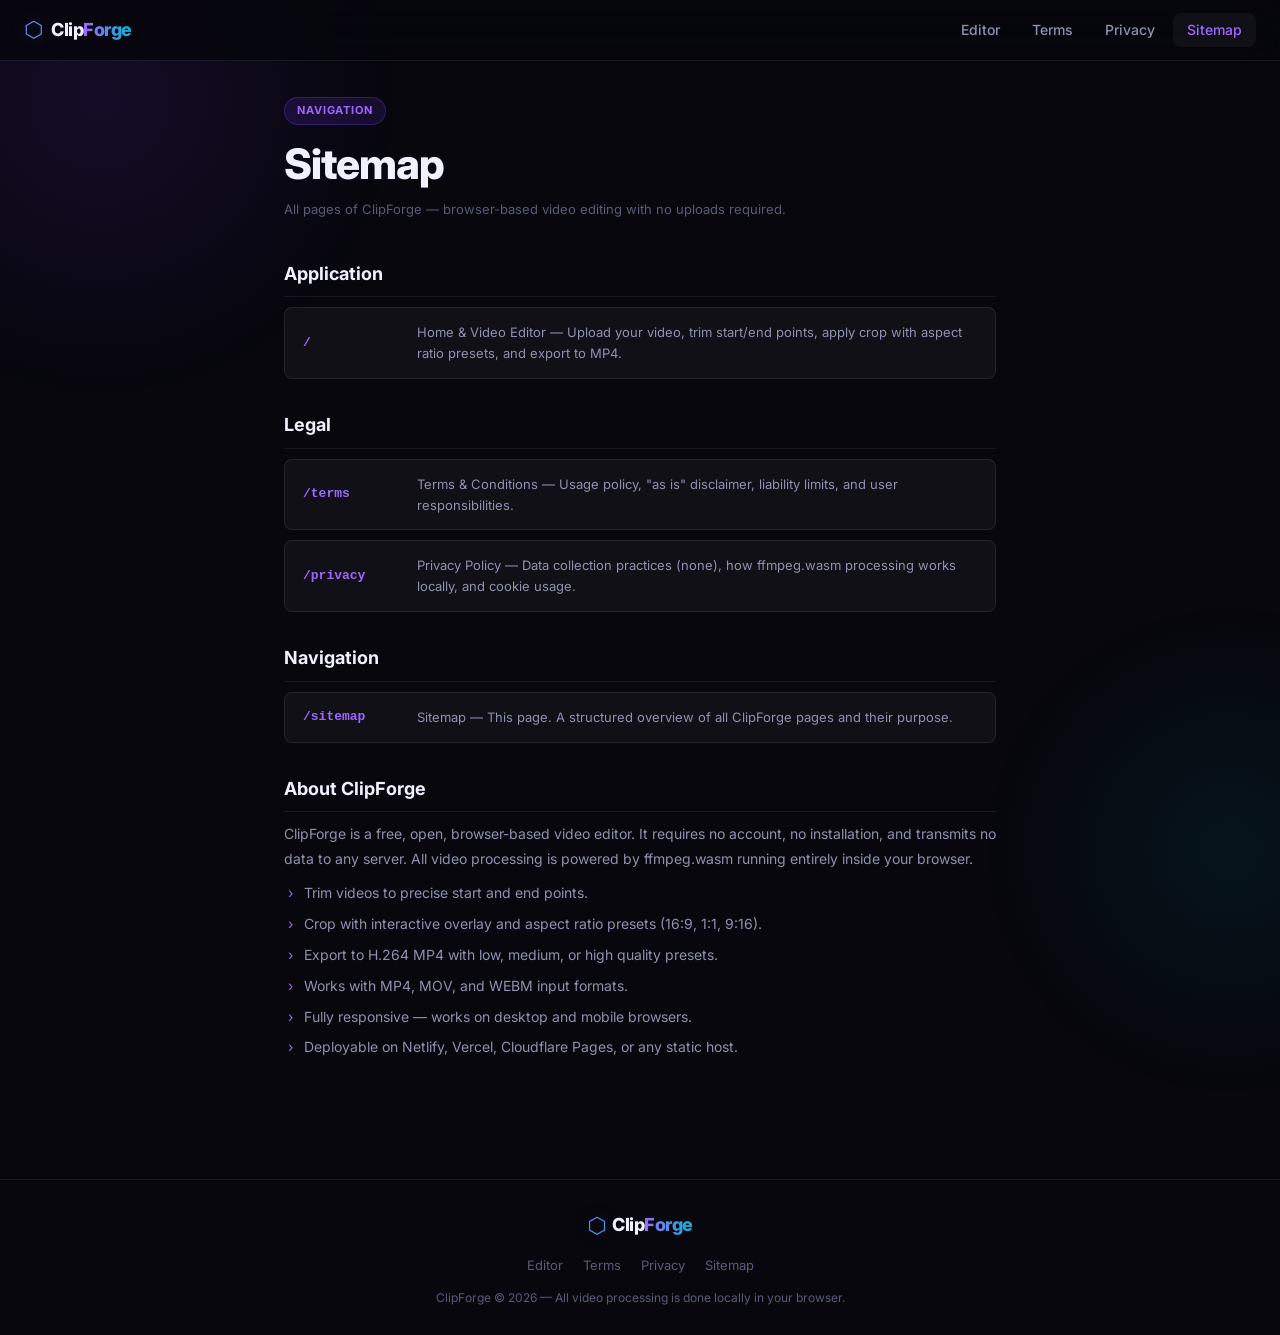
<file: pages/sitemap.html>
<!DOCTYPE html>
<html lang="en">
<head>
  <meta charset="UTF-8" />
  <meta name="viewport" content="width=device-width, initial-scale=1.0" />
  <title>Sitemap — ClipForge</title>
  <meta name="description" content="ClipForge sitemap. Browse all pages of the ClipForge browser-based video editor." />
  <link rel="preconnect" href="https://fonts.googleapis.com" />
  <link href="https://fonts.googleapis.com/css2?family=Inter:wght@300;400;500;600;700;800;900&display=swap" rel="stylesheet" />
  <link rel="stylesheet" href="../css/style.css" />
</head>
<body>
  <nav class="navbar">
    <div class="nav-inner">
      <a href="../index.html" class="nav-logo">
        <span class="logo-icon">⬡</span>
        <span class="logo-text">Clip<span class="logo-accent">Forge</span></span>
      </a>
      <div class="nav-links">
        <a href="../index.html" class="nav-link">Editor</a>
        <a href="terms.html" class="nav-link">Terms</a>
        <a href="privacy.html" class="nav-link">Privacy</a>
        <a href="sitemap.html" class="nav-link active">Sitemap</a>
      </div>
      <button class="nav-mobile-toggle" id="mobileToggle" aria-label="Menu">
        <span></span><span></span><span></span>
      </button>
    </div>
    <div class="nav-mobile-menu" id="mobileMenu">
      <a href="../index.html" class="nav-link">Editor</a>
      <a href="terms.html" class="nav-link">Terms</a>
      <a href="privacy.html" class="nav-link">Privacy</a>
      <a href="sitemap.html" class="nav-link active">Sitemap</a>
    </div>
  </nav>

  <main class="static-page">
    <div class="static-hero">
      <div class="static-badge">Navigation</div>
      <h1 class="static-title">Sitemap</h1>
      <p class="static-meta">All pages of ClipForge — browser-based video editing with no uploads required.</p>
    </div>

    <div class="static-body">

      <div class="static-section">
        <h2>Application</h2>
        <div class="sitemap-grid">
          <a href="../index.html" class="sitemap-item">
            <span class="sitemap-path">/</span>
            <span class="sitemap-desc">Home &amp; Video Editor — Upload your video, trim start/end points, apply crop with aspect ratio presets, and export to MP4.</span>
          </a>
        </div>
      </div>

      <div class="static-section">
        <h2>Legal</h2>
        <div class="sitemap-grid">
          <a href="terms.html" class="sitemap-item">
            <span class="sitemap-path">/terms</span>
            <span class="sitemap-desc">Terms &amp; Conditions — Usage policy, "as is" disclaimer, liability limits, and user responsibilities.</span>
          </a>
          <a href="privacy.html" class="sitemap-item">
            <span class="sitemap-path">/privacy</span>
            <span class="sitemap-desc">Privacy Policy — Data collection practices (none), how ffmpeg.wasm processing works locally, and cookie usage.</span>
          </a>
        </div>
      </div>

      <div class="static-section">
        <h2>Navigation</h2>
        <div class="sitemap-grid">
          <a href="sitemap.html" class="sitemap-item">
            <span class="sitemap-path">/sitemap</span>
            <span class="sitemap-desc">Sitemap — This page. A structured overview of all ClipForge pages and their purpose.</span>
          </a>
        </div>
      </div>

      <div class="static-section">
        <h2>About ClipForge</h2>
        <p>ClipForge is a free, open, browser-based video editor. It requires no account, no installation, and transmits no data to any server. All video processing is powered by ffmpeg.wasm running entirely inside your browser.</p>
        <ul>
          <li>Trim videos to precise start and end points.</li>
          <li>Crop with interactive overlay and aspect ratio presets (16:9, 1:1, 9:16).</li>
          <li>Export to H.264 MP4 with low, medium, or high quality presets.</li>
          <li>Works with MP4, MOV, and WEBM input formats.</li>
          <li>Fully responsive — works on desktop and mobile browsers.</li>
          <li>Deployable on Netlify, Vercel, Cloudflare Pages, or any static host.</li>
        </ul>
      </div>

    </div>
  </main>

  <footer class="footer">
    <div class="footer-inner">
      <div class="footer-brand">
        <span class="logo-icon">⬡</span>
        <span class="logo-text">Clip<span class="logo-accent">Forge</span></span>
      </div>
      <div class="footer-links">
        <a href="../index.html">Editor</a>
        <a href="terms.html">Terms</a>
        <a href="privacy.html">Privacy</a>
        <a href="sitemap.html">Sitemap</a>
      </div>
      <p class="footer-copy">ClipForge © 2026 — All video processing is done locally in your browser.</p>
    </div>
  </footer>

  <script>
    document.getElementById('mobileToggle')?.addEventListener('click', () => {
      document.getElementById('mobileMenu').classList.toggle('open');
    });
  </script>
</body>
</html>
</file>
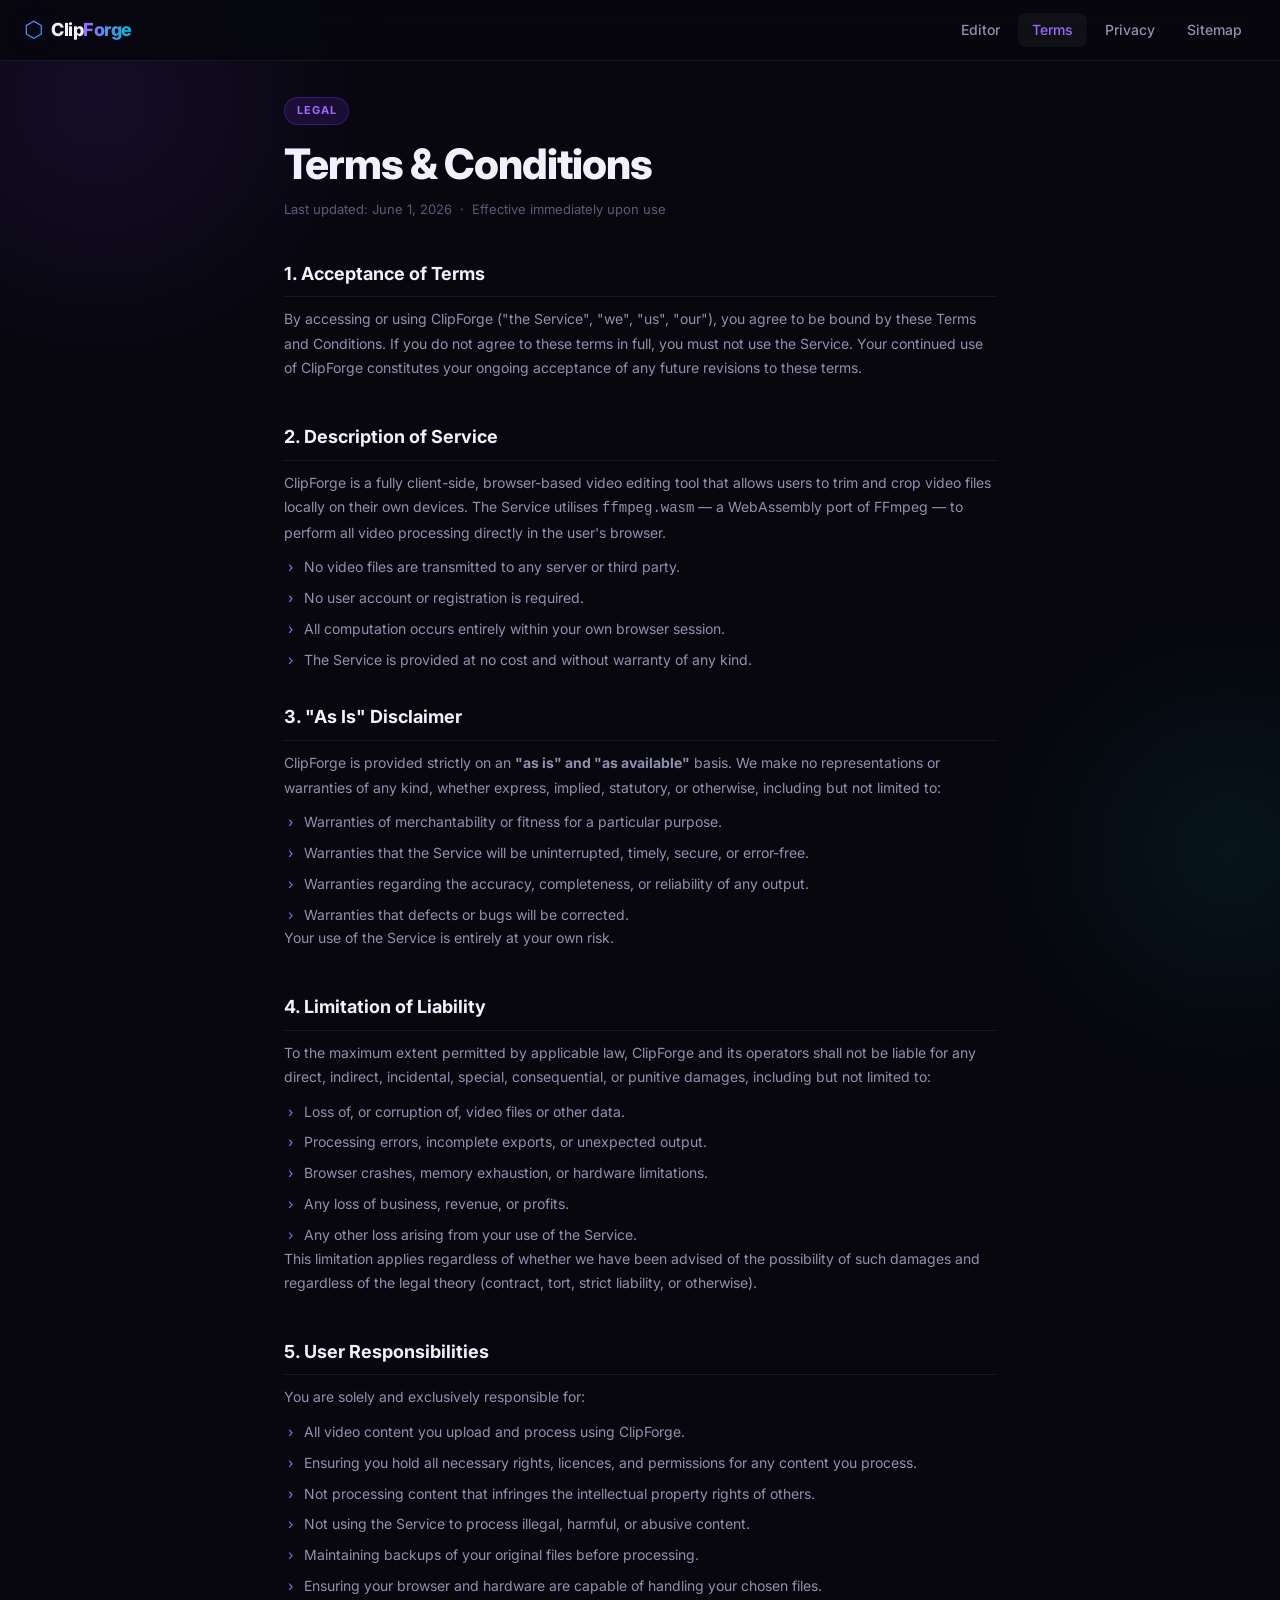
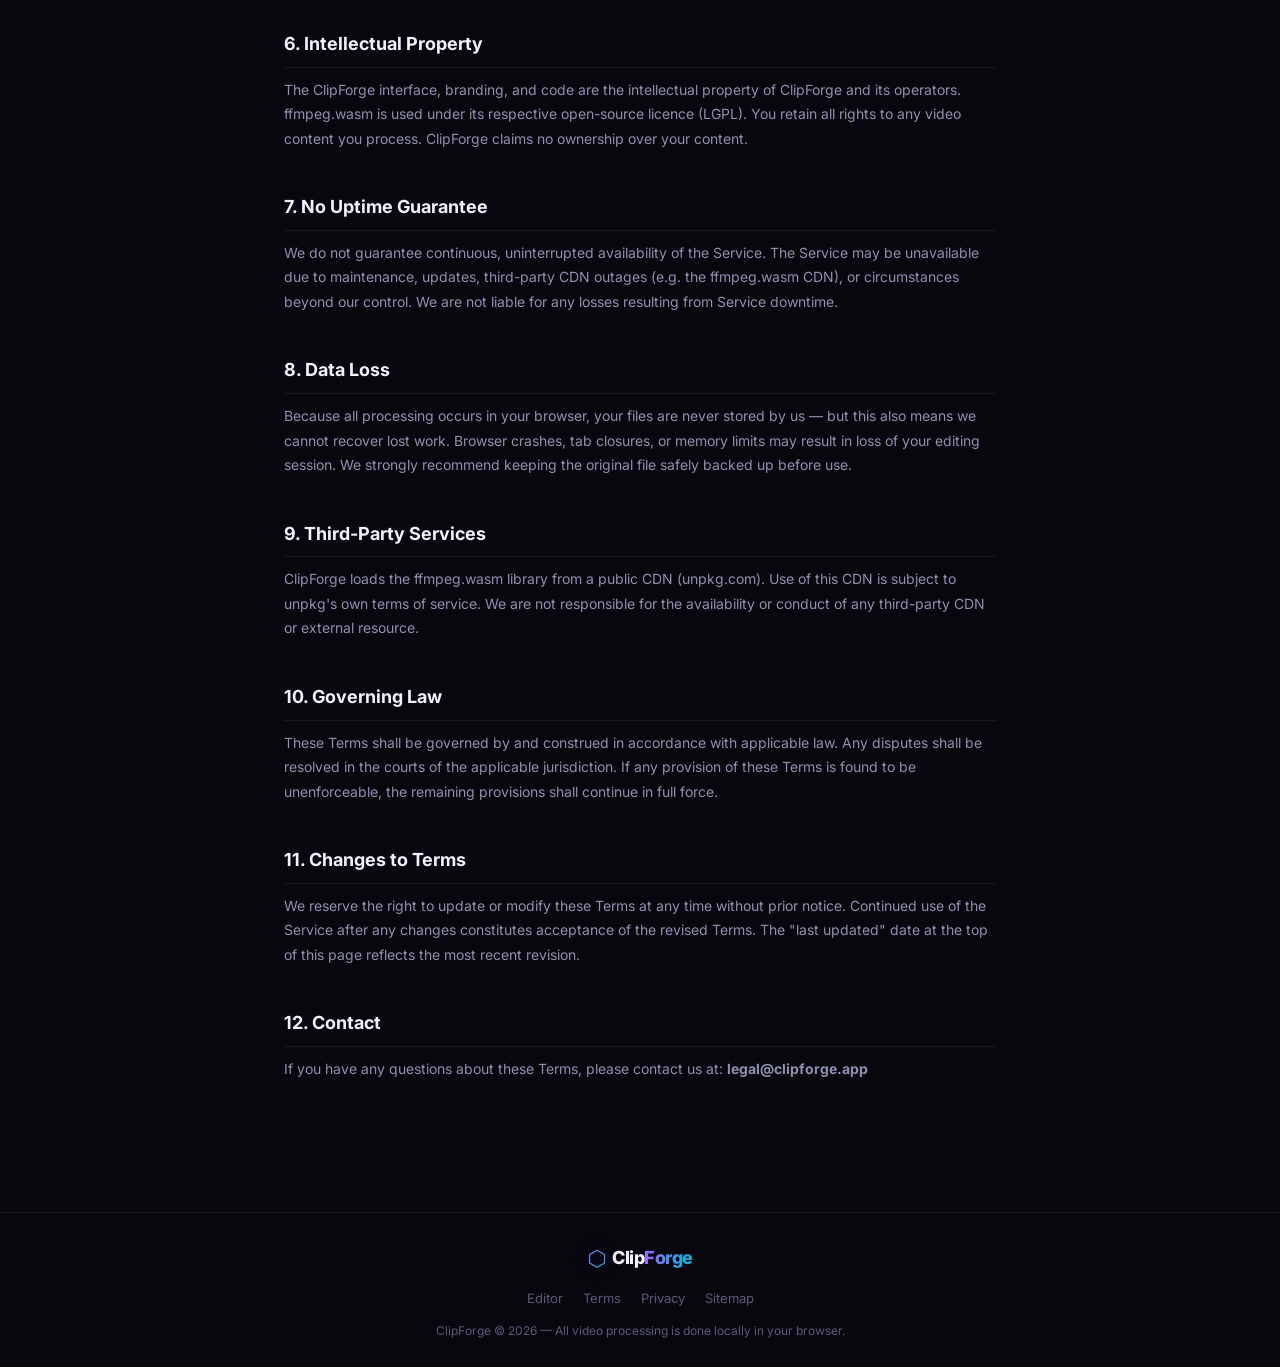
<file: pages/terms.html>
<!DOCTYPE html>
<html lang="en">
<head>
  <meta charset="UTF-8" />
  <meta name="viewport" content="width=device-width, initial-scale=1.0" />
  <title>Terms & Conditions — ClipForge</title>
  <meta name="description" content="ClipForge Terms and Conditions. Read our usage policy for this browser-based video editing tool." />
  <link rel="preconnect" href="https://fonts.googleapis.com" />
  <link href="https://fonts.googleapis.com/css2?family=Inter:wght@300;400;500;600;700;800;900&display=swap" rel="stylesheet" />
  <link rel="stylesheet" href="../css/style.css" />
</head>
<body>
  <nav class="navbar">
    <div class="nav-inner">
      <a href="../index.html" class="nav-logo">
        <span class="logo-icon">⬡</span>
        <span class="logo-text">Clip<span class="logo-accent">Forge</span></span>
      </a>
      <div class="nav-links">
        <a href="../index.html" class="nav-link">Editor</a>
        <a href="terms.html" class="nav-link active">Terms</a>
        <a href="privacy.html" class="nav-link">Privacy</a>
        <a href="sitemap.html" class="nav-link">Sitemap</a>
      </div>
      <button class="nav-mobile-toggle" id="mobileToggle" aria-label="Menu">
        <span></span><span></span><span></span>
      </button>
    </div>
    <div class="nav-mobile-menu" id="mobileMenu">
      <a href="../index.html" class="nav-link">Editor</a>
      <a href="terms.html" class="nav-link active">Terms</a>
      <a href="privacy.html" class="nav-link">Privacy</a>
      <a href="sitemap.html" class="nav-link">Sitemap</a>
    </div>
  </nav>

  <main class="static-page">
    <div class="static-hero">
      <div class="static-badge">Legal</div>
      <h1 class="static-title">Terms &amp; Conditions</h1>
      <p class="static-meta">Last updated: June 1, 2026 &nbsp;·&nbsp; Effective immediately upon use</p>
    </div>

    <div class="static-body">

      <div class="static-section">
        <h2>1. Acceptance of Terms</h2>
        <p>By accessing or using ClipForge ("the Service", "we", "us", "our"), you agree to be bound by these Terms and Conditions. If you do not agree to these terms in full, you must not use the Service. Your continued use of ClipForge constitutes your ongoing acceptance of any future revisions to these terms.</p>
      </div>

      <div class="static-section">
        <h2>2. Description of Service</h2>
        <p>ClipForge is a fully client-side, browser-based video editing tool that allows users to trim and crop video files locally on their own devices. The Service utilises <code>ffmpeg.wasm</code> — a WebAssembly port of FFmpeg — to perform all video processing directly in the user's browser.</p>
        <ul>
          <li>No video files are transmitted to any server or third party.</li>
          <li>No user account or registration is required.</li>
          <li>All computation occurs entirely within your own browser session.</li>
          <li>The Service is provided at no cost and without warranty of any kind.</li>
        </ul>
      </div>

      <div class="static-section">
        <h2>3. "As Is" Disclaimer</h2>
        <p>ClipForge is provided strictly on an <strong>"as is" and "as available"</strong> basis. We make no representations or warranties of any kind, whether express, implied, statutory, or otherwise, including but not limited to:</p>
        <ul>
          <li>Warranties of merchantability or fitness for a particular purpose.</li>
          <li>Warranties that the Service will be uninterrupted, timely, secure, or error-free.</li>
          <li>Warranties regarding the accuracy, completeness, or reliability of any output.</li>
          <li>Warranties that defects or bugs will be corrected.</li>
        </ul>
        <p>Your use of the Service is entirely at your own risk.</p>
      </div>

      <div class="static-section">
        <h2>4. Limitation of Liability</h2>
        <p>To the maximum extent permitted by applicable law, ClipForge and its operators shall not be liable for any direct, indirect, incidental, special, consequential, or punitive damages, including but not limited to:</p>
        <ul>
          <li>Loss of, or corruption of, video files or other data.</li>
          <li>Processing errors, incomplete exports, or unexpected output.</li>
          <li>Browser crashes, memory exhaustion, or hardware limitations.</li>
          <li>Any loss of business, revenue, or profits.</li>
          <li>Any other loss arising from your use of the Service.</li>
        </ul>
        <p>This limitation applies regardless of whether we have been advised of the possibility of such damages and regardless of the legal theory (contract, tort, strict liability, or otherwise).</p>
      </div>

      <div class="static-section">
        <h2>5. User Responsibilities</h2>
        <p>You are solely and exclusively responsible for:</p>
        <ul>
          <li>All video content you upload and process using ClipForge.</li>
          <li>Ensuring you hold all necessary rights, licences, and permissions for any content you process.</li>
          <li>Not processing content that infringes the intellectual property rights of others.</li>
          <li>Not using the Service to process illegal, harmful, or abusive content.</li>
          <li>Maintaining backups of your original files before processing.</li>
          <li>Ensuring your browser and hardware are capable of handling your chosen files.</li>
        </ul>
      </div>

      <div class="static-section">
        <h2>6. Intellectual Property</h2>
        <p>The ClipForge interface, branding, and code are the intellectual property of ClipForge and its operators. ffmpeg.wasm is used under its respective open-source licence (LGPL). You retain all rights to any video content you process. ClipForge claims no ownership over your content.</p>
      </div>

      <div class="static-section">
        <h2>7. No Uptime Guarantee</h2>
        <p>We do not guarantee continuous, uninterrupted availability of the Service. The Service may be unavailable due to maintenance, updates, third-party CDN outages (e.g. the ffmpeg.wasm CDN), or circumstances beyond our control. We are not liable for any losses resulting from Service downtime.</p>
      </div>

      <div class="static-section">
        <h2>8. Data Loss</h2>
        <p>Because all processing occurs in your browser, your files are never stored by us — but this also means we cannot recover lost work. Browser crashes, tab closures, or memory limits may result in loss of your editing session. We strongly recommend keeping the original file safely backed up before use.</p>
      </div>

      <div class="static-section">
        <h2>9. Third-Party Services</h2>
        <p>ClipForge loads the ffmpeg.wasm library from a public CDN (unpkg.com). Use of this CDN is subject to unpkg's own terms of service. We are not responsible for the availability or conduct of any third-party CDN or external resource.</p>
      </div>

      <div class="static-section">
        <h2>10. Governing Law</h2>
        <p>These Terms shall be governed by and construed in accordance with applicable law. Any disputes shall be resolved in the courts of the applicable jurisdiction. If any provision of these Terms is found to be unenforceable, the remaining provisions shall continue in full force.</p>
      </div>

      <div class="static-section">
        <h2>11. Changes to Terms</h2>
        <p>We reserve the right to update or modify these Terms at any time without prior notice. Continued use of the Service after any changes constitutes acceptance of the revised Terms. The "last updated" date at the top of this page reflects the most recent revision.</p>
      </div>

      <div class="static-section">
        <h2>12. Contact</h2>
        <p>If you have any questions about these Terms, please contact us at: <strong>legal@clipforge.app</strong></p>
      </div>

    </div>
  </main>

  <footer class="footer">
    <div class="footer-inner">
      <div class="footer-brand">
        <span class="logo-icon">⬡</span>
        <span class="logo-text">Clip<span class="logo-accent">Forge</span></span>
      </div>
      <div class="footer-links">
        <a href="../index.html">Editor</a>
        <a href="terms.html">Terms</a>
        <a href="privacy.html">Privacy</a>
        <a href="sitemap.html">Sitemap</a>
      </div>
      <p class="footer-copy">ClipForge © 2026 — All video processing is done locally in your browser.</p>
    </div>
  </footer>

  <script>
    document.getElementById('mobileToggle')?.addEventListener('click', () => {
      document.getElementById('mobileMenu').classList.toggle('open');
    });
  </script>
</body>
</html>
</file>
<file: css/style.css>
/* ===========================
   CLIPFORGE — MAIN STYLES
   =========================== */

*, *::before, *::after { box-sizing: border-box; margin: 0; padding: 0; }

:root {
  --bg: #07070D;
  --bg2: #0E0E1A;
  --bg3: #141422;
  --glass: rgba(255,255,255,0.04);
  --glass-border: rgba(255,255,255,0.08);
  --glass-hover: rgba(255,255,255,0.07);
  --primary: #7C3AED;
  --primary-light: #9F67FF;
  --primary-glow: rgba(124,58,237,0.3);
  --accent: #06B6D4;
  --accent-glow: rgba(6,182,212,0.2);
  --red: #EF4444;
  --green: #10B981;
  --text: #F0F0FF;
  --text2: #9090B0;
  --text3: #5A5A7A;
  --border: rgba(255,255,255,0.07);
  --radius: 14px;
  --radius-sm: 8px;
  --radius-lg: 20px;
  --font: 'Inter', system-ui, sans-serif;
  --transition: 0.2s cubic-bezier(0.4,0,0.2,1);
}

html { scroll-behavior: smooth; }

body {
  font-family: var(--font);
  background: var(--bg);
  color: var(--text);
  min-height: 100vh;
  line-height: 1.6;
  -webkit-font-smoothing: antialiased;
  overflow-x: hidden;
}

/* Background glow orbs */
body::before {
  content: '';
  position: fixed;
  top: -200px; left: -200px;
  width: 600px; height: 600px;
  background: radial-gradient(circle, rgba(124,58,237,0.12) 0%, transparent 70%);
  pointer-events: none;
  z-index: 0;
}
body::after {
  content: '';
  position: fixed;
  bottom: -200px; right: -200px;
  width: 500px; height: 500px;
  background: radial-gradient(circle, rgba(6,182,212,0.08) 0%, transparent 70%);
  pointer-events: none;
  z-index: 0;
}

/* ========================
   NAVBAR
   ======================== */
.navbar {
  position: fixed;
  top: 0; left: 0; right: 0;
  z-index: 100;
  background: rgba(7,7,13,0.85);
  backdrop-filter: blur(20px);
  -webkit-backdrop-filter: blur(20px);
  border-bottom: 1px solid var(--border);
}
.nav-inner {
  max-width: 1280px;
  margin: 0 auto;
  padding: 0 24px;
  height: 60px;
  display: flex;
  align-items: center;
  gap: 32px;
}
.nav-logo {
  text-decoration: none;
  display: flex;
  align-items: center;
  gap: 8px;
  flex-shrink: 0;
}
.logo-icon {
  font-size: 22px;
  background: linear-gradient(135deg, var(--primary-light), var(--accent));
  -webkit-background-clip: text;
  -webkit-text-fill-color: transparent;
  background-clip: text;
  filter: drop-shadow(0 0 8px var(--primary-glow));
}
.logo-text {
  font-size: 18px;
  font-weight: 800;
  color: var(--text);
  letter-spacing: -0.5px;
}
.logo-accent {
  background: linear-gradient(90deg, var(--primary-light), var(--accent));
  -webkit-background-clip: text;
  -webkit-text-fill-color: transparent;
  background-clip: text;
}
.nav-links {
  display: flex;
  align-items: center;
  gap: 4px;
  margin-left: auto;
}
.nav-link {
  text-decoration: none;
  color: var(--text2);
  font-size: 14px;
  font-weight: 500;
  padding: 6px 14px;
  border-radius: var(--radius-sm);
  transition: color var(--transition), background var(--transition);
}
.nav-link:hover, .nav-link.active {
  color: var(--text);
  background: var(--glass);
}
.nav-link.active { color: var(--primary-light); }

.nav-mobile-toggle {
  display: none;
  flex-direction: column;
  gap: 5px;
  background: none;
  border: none;
  cursor: pointer;
  padding: 4px;
  margin-left: auto;
}
.nav-mobile-toggle span {
  display: block;
  width: 22px;
  height: 2px;
  background: var(--text2);
  border-radius: 2px;
  transition: var(--transition);
}
.nav-mobile-menu {
  display: none;
  flex-direction: column;
  padding: 12px 24px 16px;
  gap: 4px;
  border-top: 1px solid var(--border);
}
.nav-mobile-menu.open { display: flex; }

@media (max-width: 640px) {
  .nav-links { display: none; }
  .nav-mobile-toggle { display: flex; }
}

/* ========================
   HERO (SEO-rich)
   ======================== */
.hero-wrap {
  padding-top: 68px; /* Smanjeno sa 84px */
  display: flex;
  justify-content: center;
  position: relative;
  z-index: 1;
}
.hero-content {
  max-width: 760px;
  text-align: center;
  display: flex;
  flex-direction: column;
  align-items: center;
  gap: 10px; /* Smanjeno sa 18px */
  padding: 0 24px;
}
}
.hero-badge {
  display: inline-flex;
  align-items: center;
  gap: 8px;
  background: var(--glass);
  border: 1px solid var(--glass-border);
  padding: 6px 14px;
  border-radius: 100px;
  font-size: 12px;
  color: var(--text2);
  backdrop-filter: blur(10px);
}
.badge-dot {
  width: 6px; height: 6px;
  border-radius: 50%;
  background: var(--green);
  box-shadow: 0 0 6px var(--green);
  animation: pulse-dot 2s ease-in-out infinite;
}
@keyframes pulse-dot {
  0%, 100% { opacity: 1; }
  50% { opacity: 0.4; }
}
.hero-h1 {
  font-size: clamp(28px, 4.5vw, 46px);
  font-weight: 800;
  letter-spacing: -1.2px;
  line-height: 1.12;
}
.hero-accent-text {
  background: linear-gradient(90deg, var(--primary-light), var(--accent));
  -webkit-background-clip: text;
  -webkit-text-fill-color: transparent;
  background-clip: text;
}
.hero-sub {
  font-size: 15px;
  color: var(--text2);
  line-height: 1.7;
  max-width: 620px;
}
.hero-sub strong { color: var(--text); font-weight: 600; }
.hero-pills {
  display: flex;
  flex-wrap: wrap;
  gap: 8px;
  justify-content: center;
  margin-top: 4px;
}
.hero-pill {
  font-size: 12px;
  font-weight: 600;
  color: var(--green);
  background: rgba(16,185,129,0.1);
  border: 1px solid rgba(16,185,129,0.25);
  padding: 5px 12px;
  border-radius: 100px;
}

/* ========================
   INFO / SEO CONTENT SECTIONS
   ======================== */
.info-section {
  max-width: 1280px;
  margin: 0 auto;
  padding: 24px 24px 60px;
  position: relative;
  z-index: 1;
}
.info-inner { display: flex; flex-direction: column; gap: 56px; }
.info-block { display: flex; flex-direction: column; gap: 24px; }
.info-h2 {
  font-size: clamp(22px, 3vw, 30px);
  font-weight: 800;
  letter-spacing: -0.5px;
  text-align: center;
}

.steps-grid {
  display: grid;
  grid-template-columns: repeat(3, 1fr);
  gap: 16px;
}
@media (max-width: 800px) { .steps-grid { grid-template-columns: 1fr; } }
.step-card {
  background: var(--glass);
  border: 1px solid var(--glass-border);
  border-radius: var(--radius);
  padding: 24px 20px;
  display: flex;
  flex-direction: column;
  gap: 8px;
  backdrop-filter: blur(10px);
}
.step-num {
  width: 28px; height: 28px;
  border-radius: 50%;
  background: linear-gradient(135deg, var(--primary), var(--accent));
  color: white;
  font-size: 13px;
  font-weight: 700;
  display: flex;
  align-items: center;
  justify-content: center;
  margin-bottom: 4px;
}
.step-title { font-size: 16px; font-weight: 700; }
.step-desc { font-size: 13px; color: var(--text2); line-height: 1.65; }

.why-grid {
  display: grid;
  grid-template-columns: repeat(2, 1fr);
  gap: 16px;
}
@media (max-width: 800px) { .why-grid { grid-template-columns: 1fr; } }
.why-card {
  background: var(--glass);
  border: 1px solid var(--glass-border);
  border-radius: var(--radius);
  padding: 22px 20px;
  backdrop-filter: blur(10px);
}
.why-title {
  font-size: 15px;
  font-weight: 700;
  margin-bottom: 6px;
  color: var(--primary-light);
}
.why-desc { font-size: 13px; color: var(--text2); line-height: 1.65; }


/* ========================
   MAIN LAYOUT
   ======================== */
.app-main {
  max-width: 1280px;
  margin: 0 auto;
  padding: 16px 24px 48px;
  position: relative;
  z-index: 1;
}

/* ========================
   UPLOAD ZONE
   ======================== */
.upload-section { padding: 8px 0 24px; }

.upload-zone {
  border: 2px dashed var(--glass-border);
  border-radius: var(--radius-lg);
  min-height: 380px;
  display: flex;
  align-items: center;
  justify-content: center;
  position: relative;
  overflow: hidden;
  background: var(--glass);
  cursor: pointer;
  transition: border-color var(--transition), background var(--transition);
}
.upload-zone:hover, .upload-zone.drag-over {
  border-color: var(--primary);
  background: rgba(124,58,237,0.05);
}
.upload-zone.drag-over { border-style: solid; }

.upload-waveform {
  position: absolute;
  inset: 0;
  display: flex;
  align-items: flex-end;
  justify-content: center;
  padding-bottom: 0;
  opacity: 0.15;
  pointer-events: none;
}
.waveform-bars {
  display: flex;
  align-items: flex-end;
  gap: 3px;
  height: 100%;
  width: 100%;
  padding: 0 20px;
}
.waveform-bar {
  flex: 1;
  border-radius: 3px 3px 0 0;
  background: linear-gradient(180deg, var(--primary-light), var(--accent));
  animation: wave-anim var(--dur, 1.2s) ease-in-out infinite alternate;
  animation-delay: var(--delay, 0s);
}
@keyframes wave-anim {
  from { transform: scaleY(0.2); }
  to { transform: scaleY(1); }
}

.upload-content {
  position: relative;
  z-index: 1;
  text-align: center;
  display: flex;
  flex-direction: column;
  align-items: center;
  gap: 12px;
  padding: 40px 24px;
}
.upload-icon {
  width: 64px; height: 64px;
  background: var(--glass);
  border: 1px solid var(--glass-border);
  border-radius: var(--radius);
  display: flex;
  align-items: center;
  justify-content: center;
  color: var(--primary-light);
}
.upload-icon svg { width: 28px; height: 28px; }
.upload-title {
  font-size: clamp(22px, 3vw, 32px);
  font-weight: 800;
  letter-spacing: -0.5px;
}
.upload-sub { color: var(--text2); font-size: 14px; }

/* ========================
   BUTTONS
   ======================== */
.btn {
  display: inline-flex;
  align-items: center;
  gap: 8px;
  padding: 10px 20px;
  border-radius: var(--radius-sm);
  font-size: 14px;
  font-weight: 600;
  font-family: var(--font);
  border: none;
  cursor: pointer;
  text-decoration: none;
  transition: all var(--transition);
  white-space: nowrap;
}
.btn-primary {
  background: linear-gradient(135deg, var(--primary), var(--primary-light));
  color: white;
  box-shadow: 0 4px 16px var(--primary-glow);
}
.btn-primary:hover {
  transform: translateY(-1px);
  box-shadow: 0 6px 24px var(--primary-glow);
}
.btn-secondary {
  background: var(--glass);
  border: 1px solid var(--glass-border);
  color: var(--text);
}
.btn-secondary:hover {
  background: var(--glass-hover);
  border-color: var(--primary);
  color: var(--primary-light);
}
.btn-ghost {
  background: none;
  border: none;
  color: var(--text2);
  padding: 4px 10px;
}
.btn-ghost:hover { color: var(--text); background: var(--glass); }
.btn-sm { padding: 5px 12px; font-size: 12px; }
.btn-full { width: 100%; justify-content: center; }
.btn-export {
  margin-top: 4px;
  padding: 13px 20px;
  font-size: 15px;
}
.btn:disabled {
  opacity: 0.4;
  cursor: not-allowed;
  transform: none !important;
}

/* ========================
   EDITOR SECTION
   ======================== */
.editor-section { display: flex; flex-direction: column; gap: 16px; }
.editor-top {
  display: grid;
  grid-template-columns: 1fr 340px;
  gap: 16px;
  align-items: start;
}
@media (max-width: 960px) {
  .editor-top { grid-template-columns: 1fr; }
}

/* ========================
   GLASS PANEL
   ======================== */
.glass-panel {
  background: var(--glass);
  border: 1px solid var(--glass-border);
  border-radius: var(--radius);
  backdrop-filter: blur(12px);
  -webkit-backdrop-filter: blur(12px);
  overflow: hidden;
}
.panel-header {
  display: flex;
  align-items: center;
  justify-content: space-between;
  padding: 14px 18px 12px;
  border-bottom: 1px solid var(--border);
}
.panel-title {
  font-size: 13px;
  font-weight: 600;
  color: var(--text2);
  text-transform: uppercase;
  letter-spacing: 0.06em;
}
.panel-actions { display: flex; align-items: center; gap: 8px; }

/* ========================
   VIDEO
   ======================== */
.video-panel { display: flex; flex-direction: column; }
.video-wrap {
  position: relative;
  background: #000;
  width: 100%;
  aspect-ratio: 16/9;
  display: flex;
  align-items: center;
  justify-content: center;
  overflow: hidden;
}
#videoPlayer {
  max-width: 100%;
  max-height: 100%;
  width: 100%;
  height: 100%;
  object-fit: contain;
  display: block;
}
.file-badge {
  background: var(--bg3);
  border: 1px solid var(--border);
  padding: 3px 10px;
  border-radius: 100px;
  font-size: 11px;
  color: var(--text2);
  max-width: 180px;
  overflow: hidden;
  text-overflow: ellipsis;
  white-space: nowrap;
}

/* ========================
   PLAYBACK CONTROLS
   ======================== */
.playback-controls {
  display: flex;
  align-items: center;
  gap: 12px;
  padding: 12px 16px;
  border-top: 1px solid var(--border);
}
.ctrl-btn {
  width: 36px; height: 36px;
  border-radius: 50%;
  background: var(--glass);
  border: 1px solid var(--glass-border);
  color: var(--text);
  display: flex;
  align-items: center;
  justify-content: center;
  cursor: pointer;
  transition: all var(--transition);
  flex-shrink: 0;
}
.ctrl-btn:hover { background: var(--primary); border-color: var(--primary); }
.seek-wrap { flex: 1; }
.seek-track {
  position: relative;
  height: 20px;
  display: flex;
  align-items: center;
  cursor: pointer;
}
.seek-range-bg, .seek-progress {
  position: absolute;
  height: 4px;
  border-radius: 4px;
  pointer-events: none;
}
.seek-range-bg {
  background: rgba(124,58,237,0.25);
  left: 0; right: 0;
}
.seek-progress {
  background: linear-gradient(90deg, var(--primary), var(--accent));
  left: 0;
  width: 0%;
}
.seek-slider {
  position: absolute;
  inset: 0;
  width: 100%;
  height: 100%;
  opacity: 0;
  cursor: pointer;
  margin: 0;
}
.time-display {
  font-size: 12px;
  font-weight: 500;
  color: var(--text2);
  font-variant-numeric: tabular-nums;
  white-space: nowrap;
  flex-shrink: 0;
}

/* ========================
   TOOLS PANEL
   ======================== */
.tools-panel { display: flex; flex-direction: column; }
.tool-tabs {
  display: flex;
  gap: 4px;
  padding: 12px 12px 0;
}
.tool-tab {
  flex: 1;
  display: flex;
  align-items: center;
  justify-content: center;
  gap: 6px;
  padding: 8px 4px;
  border-radius: var(--radius-sm) var(--radius-sm) 0 0;
  background: none;
  border: none;
  color: var(--text3);
  font-size: 12px;
  font-weight: 600;
  font-family: var(--font);
  cursor: pointer;
  transition: all var(--transition);
  border-bottom: 2px solid transparent;
}
.tool-tab:hover { color: var(--text2); }
.tool-tab.active {
  color: var(--primary-light);
  border-bottom-color: var(--primary-light);
}
.tab-content {
  padding: 16px;
  display: flex;
  flex-direction: column;
  gap: 14px;
  flex: 1;
}

/* ========================
   TRIM
   ======================== */
.trim-timeline {
  position: relative;
  height: 44px;
  background: var(--bg3);
  border-radius: var(--radius-sm);
  border: 1px solid var(--border);
  overflow: visible;
  margin: 4px 10px;
}
.trim-range {
  position: absolute;
  top: 0; bottom: 0;
  background: rgba(124,58,237,0.2);
  border-top: 2px solid var(--primary);
  border-bottom: 2px solid var(--primary);
  pointer-events: none;
}
.trim-thumb {
  position: absolute;
  top: 50%;
  transform: translateY(-50%);
  width: 14px; height: 32px;
  border-radius: 4px;
  cursor: ew-resize;
  z-index: 3;
}
.trim-thumb-start {
  background: linear-gradient(135deg, var(--primary), var(--primary-light));
  left: 0;
  transform: translate(-50%, -50%);
}
.trim-thumb-end {
  background: linear-gradient(135deg, var(--accent), var(--primary-light));
  right: 0;
  transform: translate(50%, -50%);
}
.trim-playhead {
  position: absolute;
  top: -4px; bottom: -4px;
  width: 2px;
  background: white;
  opacity: 0.6;
  pointer-events: none;
  left: 0%;
}

.field-row {
  display: flex;
  gap: 10px;
  align-items: center;
  min-width: 0;
}
.field { flex: 1; display: flex; flex-direction: column; gap: 5px; min-width: 0; }
.field-divider { color: var(--text3); font-size: 14px; flex-shrink: 0; }
.field-label {
  font-size: 11px;
  font-weight: 600;
  color: var(--text3);
  text-transform: uppercase;
  letter-spacing: 0.05em;
}
.mb-8 { margin-bottom: 8px; }

.time-input-wrap, .filename-input-wrap {
  display: flex;
  align-items: center;
  background: var(--bg3);
  border: 1px solid var(--border);
  border-radius: var(--radius-sm);
  overflow: hidden;
  transition: border-color var(--transition);
  min-width: 0;
}
.time-input-wrap:focus-within, .filename-input-wrap:focus-within {
  border-color: var(--primary);
}
.time-input, .filename-input {
  flex: 1;
  background: none;
  border: none;
  outline: none;
  color: var(--text);
  font-family: var(--font);
  font-size: 13px;
  padding: 8px 10px;
  min-width: 0;
}
.time-unit, .filename-ext {
  padding: 0 10px;
  font-size: 11px;
  color: var(--text3);
  border-left: 1px solid var(--border);
  height: 100%;
  display: flex;
  align-items: center;
  background: var(--bg2);
  flex-shrink: 0;
  white-space: nowrap;
}
@media (max-width: 420px) {
  .time-unit { padding: 0 6px; font-size: 9px; }
  .time-input { padding: 8px 6px; font-size: 12px; }
}
.filename-input { width: 100%; }
.filename-input-wrap .filename-input { flex: 1; }

.trim-info {
  display: flex;
  align-items: center;
  gap: 6px;
  font-size: 12px;
  color: var(--text3);
  background: var(--bg3);
  border-radius: var(--radius-sm);
  padding: 8px 12px;
}
.trim-info-label { color: var(--text3); }
.trim-info-val { color: var(--primary-light); font-weight: 600; }

/* ========================
   CROP
   ======================== */
.crop-toggle-row {
  display: flex;
  align-items: center;
  justify-content: space-between;
  padding: 4px 0;
}
.toggle { position: relative; display: inline-block; cursor: pointer; }
.toggle input { opacity: 0; width: 0; height: 0; position: absolute; }
.toggle-track {
  display: block;
  width: 42px; height: 24px;
  background: var(--bg3);
  border: 1px solid var(--border);
  border-radius: 100px;
  transition: background var(--transition);
  position: relative;
}
.toggle input:checked + .toggle-track { background: var(--primary); border-color: var(--primary); }
.toggle-thumb {
  position: absolute;
  top: 3px; left: 3px;
  width: 16px; height: 16px;
  border-radius: 50%;
  background: white;
  transition: transform var(--transition);
}
.toggle input:checked + .toggle-track .toggle-thumb { transform: translateX(18px); }

.crop-controls { display: flex; flex-direction: column; gap: 12px; }
.aspect-grid {
  display: grid;
  grid-template-columns: repeat(3, 1fr);
  gap: 6px;
}
.aspect-btn {
  padding: 8px 4px;
  background: var(--bg3);
  border: 1px solid var(--border);
  border-radius: var(--radius-sm);
  color: var(--text2);
  font-size: 12px;
  font-weight: 600;
  font-family: var(--font);
  cursor: pointer;
  transition: all var(--transition);
}
.aspect-btn:hover { border-color: var(--primary); color: var(--primary-light); }
.aspect-btn.active { background: rgba(124,58,237,0.15); border-color: var(--primary); color: var(--primary-light); }

.crop-values { display: flex; flex-direction: column; gap: 8px; }

/* ========================
   CROP OVERLAY
   ======================== */
.crop-overlay {
  position: absolute;
  inset: 0;
  z-index: 10;
  pointer-events: none;
}
.crop-overlay.active { pointer-events: auto; }
.crop-shade {
  position: absolute;
  background: rgba(0,0,0,0.6);
  pointer-events: none;
}
.crop-shade-top { top: 0; left: 0; right: 0; }
.crop-shade-bottom { bottom: 0; left: 0; right: 0; }
.crop-shade-left { top: 0; bottom: 0; left: 0; }
.crop-shade-right { top: 0; bottom: 0; right: 0; }
.crop-box {
  position: absolute;
  border: 2px solid var(--accent);
  box-shadow: 0 0 0 1px rgba(6,182,212,0.3);
  cursor: move;
  pointer-events: auto;
  box-sizing: border-box;
}
.crop-rule-v {
  position: absolute;
  top: 0; bottom: 0;
  left: 33.33%; width: 1px;
  background: rgba(255,255,255,0.2);
  pointer-events: none;
}
.crop-rule-h {
  position: absolute;
  left: 0; right: 0;
  top: 33.33%; height: 1px;
  background: rgba(255,255,255,0.2);
  pointer-events: none;
}
.crop-crosshair {
  position: absolute;
  inset: 0;
  display: flex;
  align-items: center;
  justify-content: center;
  pointer-events: none;
}
.crop-handle {
  position: absolute;
  width: 12px; height: 12px;
  background: var(--accent);
  border: 2px solid white;
  border-radius: 2px;
  z-index: 2;
  pointer-events: auto;
}
.crop-handle-tl { top: -6px; left: -6px; cursor: nwse-resize; }
.crop-handle-tr { top: -6px; right: -6px; cursor: nesw-resize; }
.crop-handle-bl { bottom: -6px; left: -6px; cursor: nesw-resize; }
.crop-handle-br { bottom: -6px; right: -6px; cursor: nwse-resize; }
.crop-handle-tc { top: -6px; left: 50%; transform: translateX(-50%); cursor: ns-resize; }
.crop-handle-bc { bottom: -6px; left: 50%; transform: translateX(-50%); cursor: ns-resize; }
.crop-handle-lc { left: -6px; top: 50%; transform: translateY(-50%); cursor: ew-resize; }
.crop-handle-rc { right: -6px; top: 50%; transform: translateY(-50%); cursor: ew-resize; }

/* ========================
   EXPORT
   ======================== */
.quality-grid {
  display: grid;
  grid-template-columns: repeat(3, 1fr);
  gap: 6px;
}
.quality-btn {
  padding: 10px 6px;
  background: var(--bg3);
  border: 1px solid var(--border);
  border-radius: var(--radius-sm);
  color: var(--text2);
  font-family: var(--font);
  cursor: pointer;
  transition: all var(--transition);
  text-align: center;
}
.quality-btn.active { background: rgba(124,58,237,0.15); border-color: var(--primary); }
.quality-label { display: block; font-size: 13px; font-weight: 600; color: var(--text); }
.quality-desc { display: block; font-size: 10px; color: var(--text3); margin-top: 2px; }
.quality-btn:hover { border-color: var(--primary); }

.export-summary {
  background: var(--bg3);
  border-radius: var(--radius-sm);
  padding: 10px 12px;
  display: flex;
  flex-direction: column;
  gap: 6px;
}
.summary-row {
  display: flex;
  justify-content: space-between;
  font-size: 12px;
  color: var(--text3);
}
.summary-row span:last-child { color: var(--text2); font-weight: 500; }

/* ========================
   EXPORT PANEL / PROGRESS
   ======================== */
.export-panel { padding: 0 0 16px; }
.export-pct {
  font-size: 13px;
  font-weight: 700;
  color: var(--primary-light);
}
.progress-bar-wrap {
  height: 6px;
  background: var(--bg3);
  margin: 0 18px 12px;
  border-radius: 6px;
  overflow: hidden;
}
.progress-bar {
  height: 100%;
  width: 0%;
  background: linear-gradient(90deg, var(--primary), var(--accent));
  border-radius: 6px;
  transition: width 0.3s ease;
}
.export-log {
  margin: 0 18px;
  background: var(--bg);
  border-radius: var(--radius-sm);
  border: 1px solid var(--border);
  padding: 10px 12px;
  max-height: 140px;
  overflow-y: auto;
  font-family: 'Courier New', monospace;
  font-size: 11px;
  color: var(--text3);
  display: flex;
  flex-direction: column;
  gap: 2px;
}
.log-line { color: var(--text2); }
.log-line.success { color: var(--green); }
.log-line.error { color: var(--red); }

/* ========================
   FFMPEG LOADING OVERLAY
   ======================== */
.ffmpeg-overlay {
  position: fixed;
  inset: 0;
  z-index: 200;
  background: rgba(7,7,13,0.9);
  display: flex;
  align-items: center;
  justify-content: center;
  backdrop-filter: blur(8px);
}
.ffmpeg-card {
  background: var(--bg2);
  border: 1px solid var(--glass-border);
  border-radius: var(--radius-lg);
  padding: 40px 48px;
  text-align: center;
  display: flex;
  flex-direction: column;
  align-items: center;
  gap: 14px;
  min-width: 300px;
}
.ffmpeg-spinner {
  width: 48px; height: 48px;
  border: 3px solid var(--bg3);
  border-top-color: var(--primary-light);
  border-radius: 50%;
  animation: spin 0.8s linear infinite;
}
@keyframes spin { to { transform: rotate(360deg); } }
.ffmpeg-title { font-size: 16px; font-weight: 700; }
.ffmpeg-sub { font-size: 13px; color: var(--text2); }
.ffmpeg-progress-wrap {
  width: 100%;
  height: 4px;
  background: var(--bg3);
  border-radius: 4px;
  overflow: hidden;
  margin-top: 4px;
}
.ffmpeg-progress {
  height: 100%;
  background: linear-gradient(90deg, var(--primary), var(--accent));
  border-radius: 4px;
  transition: width 0.4s ease;
}

/* ========================
   FOOTER
   ======================== */
.footer {
  border-top: 1px solid var(--border);
  margin-top: 60px;
  position: relative;
  z-index: 1;
}
.footer-inner {
  max-width: 1280px;
  margin: 0 auto;
  padding: 28px 24px;
  display: flex;
  flex-direction: column;
  align-items: center;
  gap: 12px;
  text-align: center;
}
.footer-brand { display: flex; align-items: center; gap: 6px; }
.footer-links { display: flex; gap: 20px; }
.footer-links a {
  text-decoration: none;
  color: var(--text3);
  font-size: 13px;
  transition: color var(--transition);
}
.footer-links a:hover { color: var(--text); }
.footer-copy { font-size: 12px; color: var(--text3); }

/* ========================
   STATIC PAGES (Terms, Privacy, Sitemap)
   ======================== */
.static-page {
  max-width: 760px;
  margin: 0 auto;
  padding: 96px 24px 60px;
  position: relative;
  z-index: 1;
}
.static-hero { margin-bottom: 40px; }
.static-badge {
  display: inline-block;
  background: rgba(124,58,237,0.15);
  border: 1px solid rgba(124,58,237,0.3);
  color: var(--primary-light);
  font-size: 11px;
  font-weight: 700;
  letter-spacing: 0.08em;
  text-transform: uppercase;
  padding: 4px 12px;
  border-radius: 100px;
  margin-bottom: 16px;
}
.static-title {
  font-size: clamp(28px, 4vw, 42px);
  font-weight: 800;
  letter-spacing: -1px;
  margin-bottom: 12px;
  line-height: 1.1;
}
.static-meta { font-size: 13px; color: var(--text3); }
.static-body { display: flex; flex-direction: column; gap: 32px; }
.static-section h2 {
  font-size: 18px;
  font-weight: 700;
  margin-bottom: 10px;
  color: var(--text);
  padding-bottom: 8px;
  border-bottom: 1px solid var(--border);
}
.static-section p {
  font-size: 14px;
  color: var(--text2);
  line-height: 1.75;
  margin-bottom: 10px;
}
.static-section ul {
  list-style: none;
  display: flex;
  flex-direction: column;
  gap: 7px;
}
.static-section ul li {
  font-size: 14px;
  color: var(--text2);
  padding-left: 20px;
  position: relative;
  line-height: 1.7;
}
.static-section ul li::before {
  content: '›';
  position: absolute;
  left: 4px;
  color: var(--primary-light);
}

/* Sitemap */
.sitemap-grid { display: flex; flex-direction: column; gap: 10px; }
.sitemap-item {
  display: flex;
  align-items: center;
  gap: 14px;
  padding: 14px 18px;
  background: var(--glass);
  border: 1px solid var(--glass-border);
  border-radius: var(--radius-sm);
  text-decoration: none;
  transition: all var(--transition);
}
.sitemap-item:hover { border-color: var(--primary); transform: translateX(4px); }
.sitemap-path {
  font-size: 13px;
  font-weight: 700;
  color: var(--primary-light);
  font-family: monospace;
  min-width: 100px;
}
.sitemap-desc { font-size: 13px; color: var(--text2); }

/* ========================
   IN-APP BROWSER WARNING BANNER
   ======================== */
.inapp-warning {
  position: relative;
  z-index: 150;
  background: linear-gradient(90deg, rgba(245,158,11,0.15), rgba(245,158,11,0.08));
  border-bottom: 1px solid rgba(245,158,11,0.35);
  backdrop-filter: blur(10px);
  -webkit-backdrop-filter: blur(10px);
}
.inapp-warning-inner {
  max-width: 1280px;
  margin: 0 auto;
  padding: 10px 16px;
  display: flex;
  align-items: center;
  gap: 12px;
  flex-wrap: wrap;
}
.inapp-warning-icon { font-size: 16px; flex-shrink: 0; }
.inapp-warning-text {
  flex: 1;
  min-width: 200px;
  font-size: 12.5px;
  line-height: 1.5;
  color: #FDE9C8;
}
.inapp-warning-text strong { color: #FFD27A; }
.inapp-warning-btn {
  flex-shrink: 0;
  background: #F59E0B;
  color: #1A1206;
  border: none;
  font-family: var(--font);
  font-weight: 700;
  font-size: 12.5px;
  padding: 7px 14px;
  border-radius: var(--radius-sm);
  cursor: pointer;
  white-space: nowrap;
  transition: transform var(--transition);
}
.inapp-warning-btn:hover { transform: translateY(-1px); }
.inapp-warning-close {
  flex-shrink: 0;
  background: none;
  border: none;
  color: #FDE9C8;
  font-size: 20px;
  line-height: 1;
  cursor: pointer;
  padding: 0 4px;
  opacity: 0.7;
}
.inapp-warning-close:hover { opacity: 1; }
@media (max-width: 640px) {
  .inapp-warning-inner { flex-direction: row; }
  .inapp-warning-text { order: 1; flex: 1 0 100%; }
  .inapp-warning-icon { order: 0; }
  .inapp-warning-btn { order: 2; }
  .inapp-warning-close { order: 3; margin-left: auto; }
}


.hidden { display: none !important; }
input[type=number]::-webkit-outer-spin-button,
input[type=number]::-webkit-inner-spin-button { -webkit-appearance: none; }
input[type=number] { -moz-appearance: textfield; }

::-webkit-scrollbar { width: 6px; height: 6px; }
::-webkit-scrollbar-track { background: transparent; }
::-webkit-scrollbar-thumb { background: var(--bg3); border-radius: 4px; }

::selection { background: var(--primary); color: white; }
</file>
